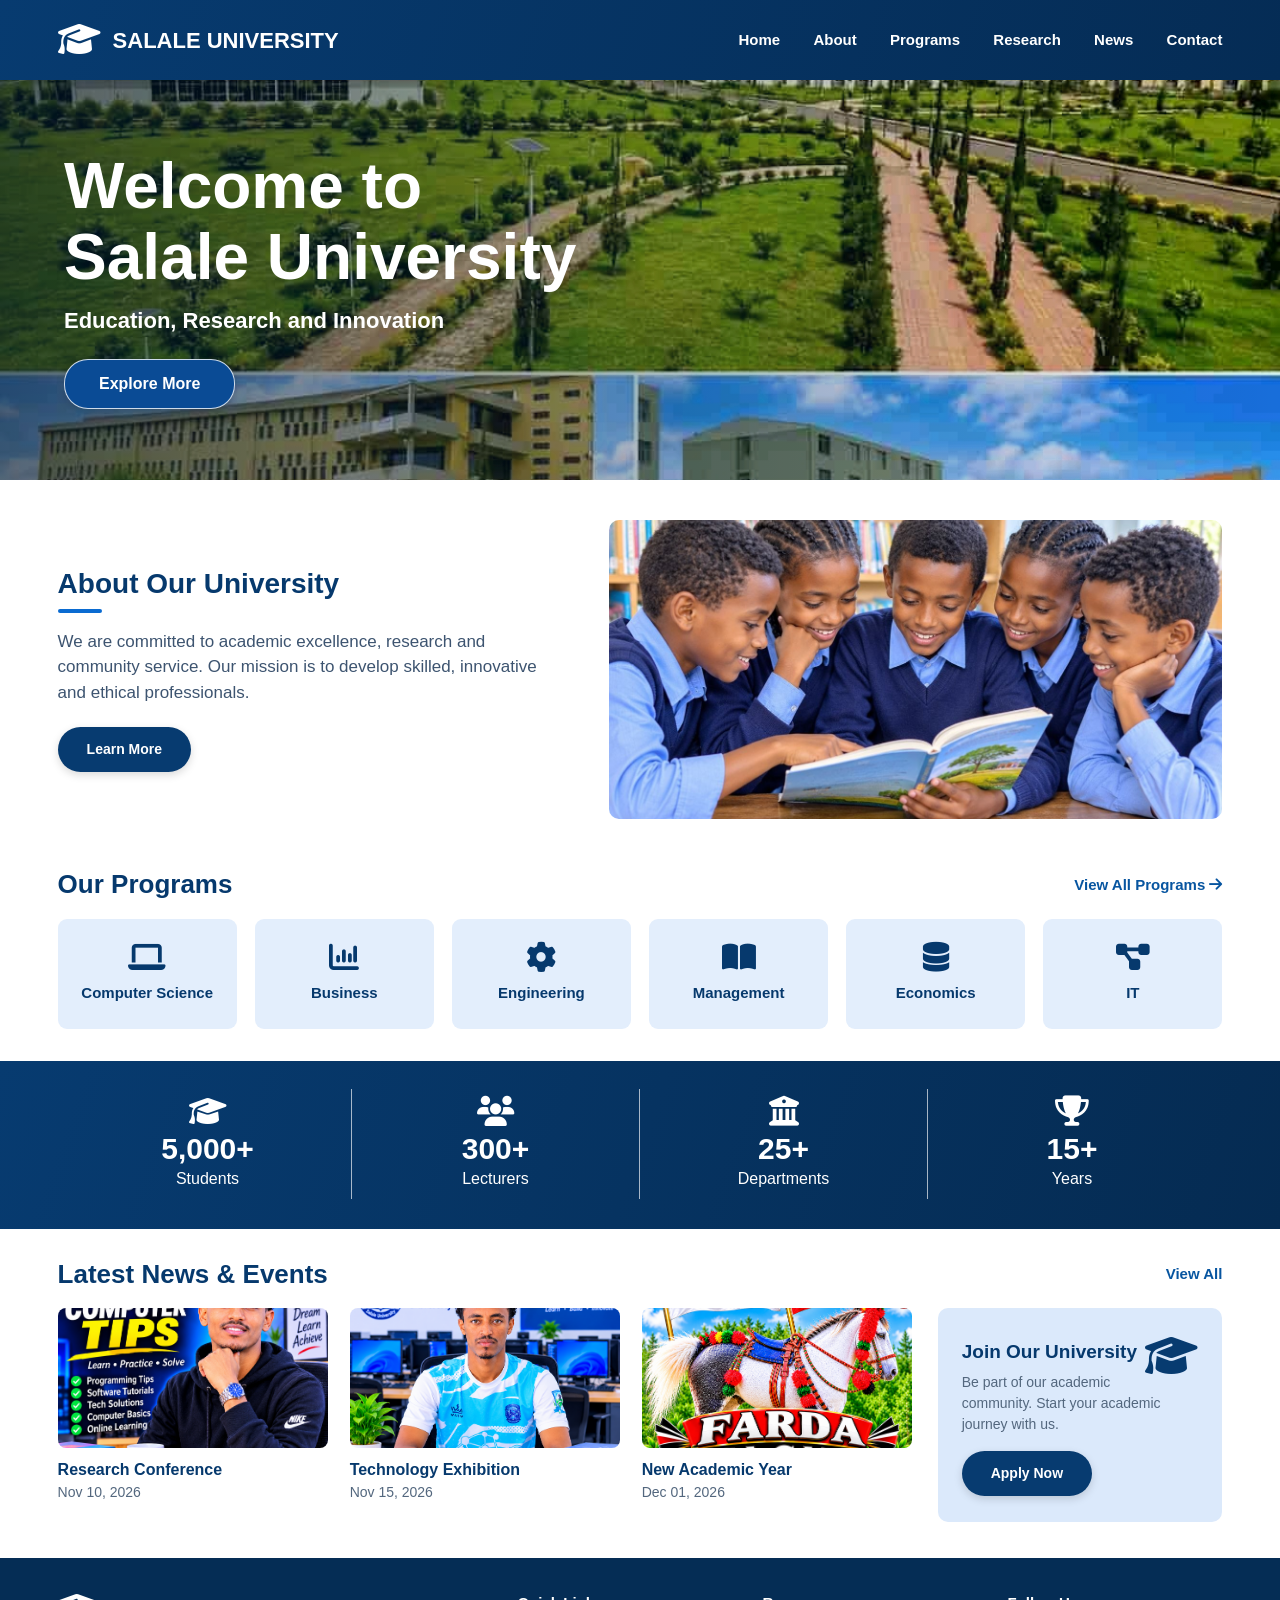
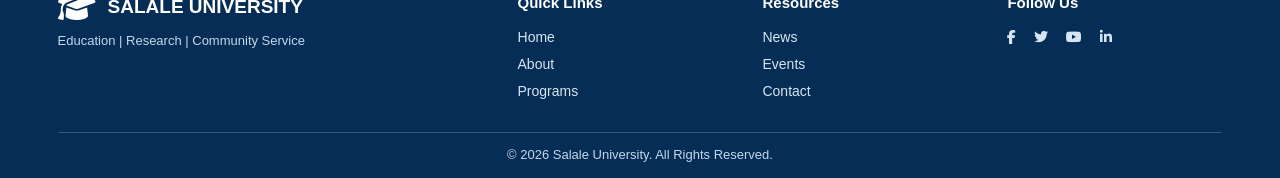
<file: index.html>
<!DOCTYPE html>
<html lang="en">
<head>
    <meta charset="UTF-8">
    <meta http-equiv="refresh" content="0; url=CSS/IMAGE/FRONT-END/gada.html">
    <title>Salale University</title>
</head>
<body>
    <a href="CSS/IMAGE/FRONT-END/gada.html">Click here if you are not redirected</a>
</body>
</html>
</file>
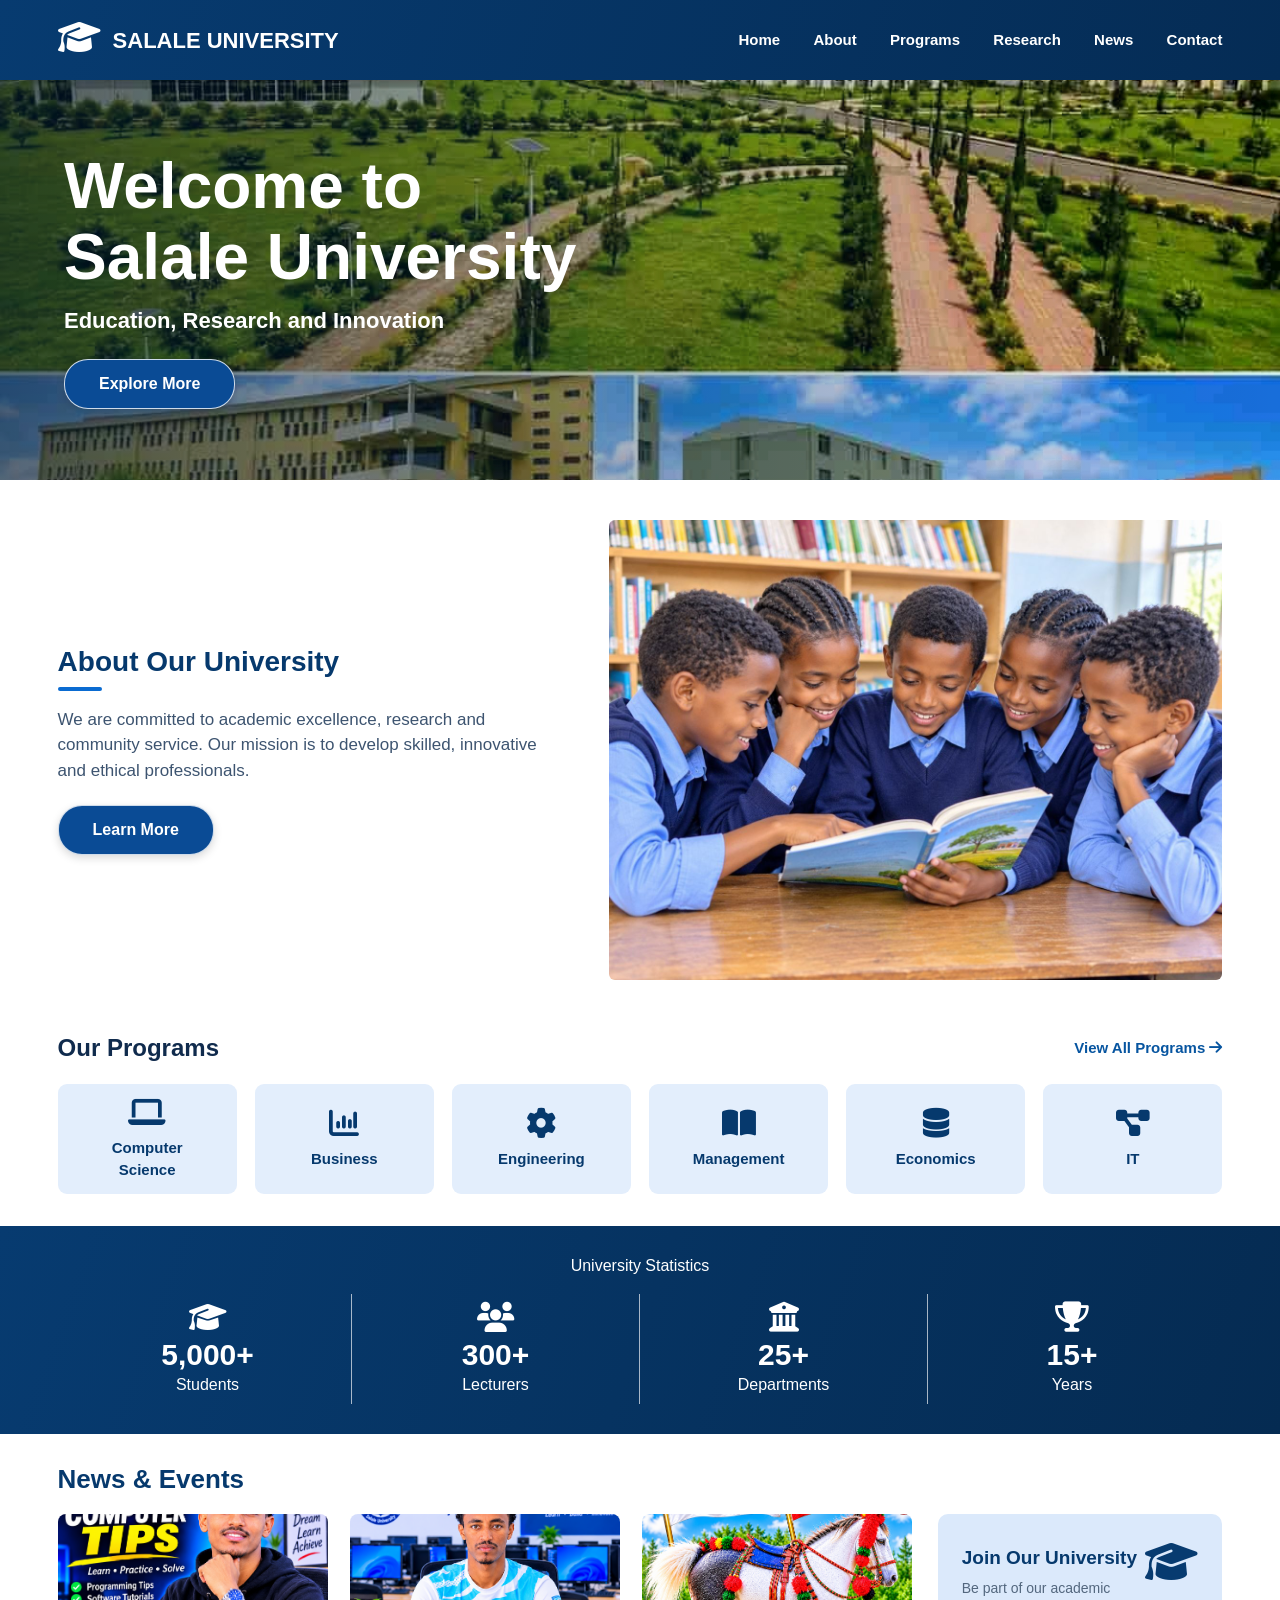
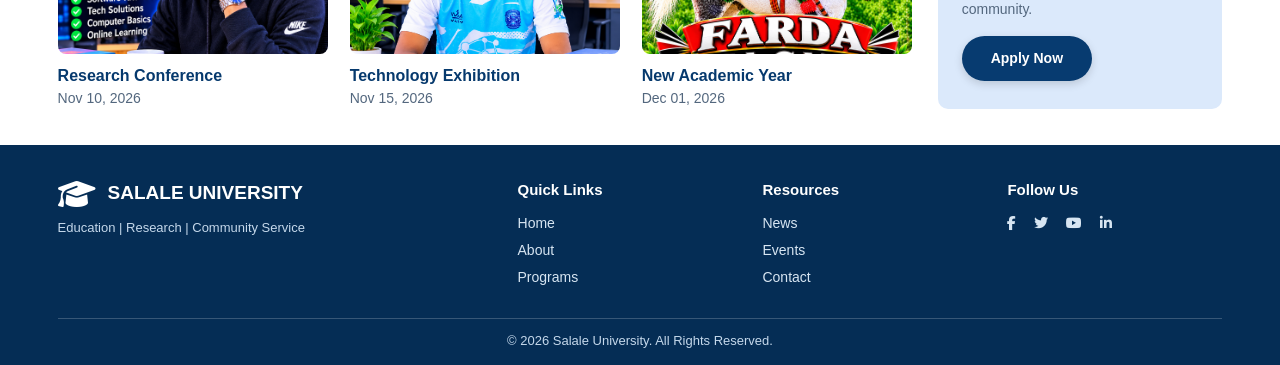
<file: CSS/IMAGE/FRONT-END/end.html>
<!DOCTYPE html>
<html lang="en">
<head>
    <meta charset="UTF-8">
    <meta name="viewport" content="width=device-width, initial-scale=1.0">
    <meta name="description" content="Salale University - Education, Research and Innovation">
    <title>Salale University</title>
    <link rel="stylesheet" href="../../end.css">
    <link rel="stylesheet" href="https://cdnjs.cloudflare.com/ajax/libs/font-awesome/6.7.2/css/all.min.css">
</head>
<body>
    <!-- HEADER common-->
    <header class="site-header">
        <a class="brand" href="#">
            <div><i class="fa-solid fa-graduation-cap"></i></div>
            <span>Salale University</span>
        </a>
        <!-- mobile menu button (checkbox hack, no JavaScript) -->
        <input type="checkbox" id="nav-toggle" class="nav-toggle">
        <label for="nav-toggle" >
           <div class="minu"><i class="fa-solid fa-bars"></i>
              <i class="fa-solid fa-xmark"></i>
        </div> 
        </label>
        <nav class="main-nav">
            <a href="#">Home</a>
            <a href="#about">About</a>
            <a href="#programs">Programs</a>
            <a href="#" class="">Research</a>
            <a href="#news">News</a>
            <a href="#contact">Contact</a>
        </nav>
    </header>
    <main>
        <!-- HERO -->
        <section class="hero" id="research">
            <div class="hero-shade"></div>
            <div class="hero-content">
                <h1>Welcome to<br>Salale University</h1>
                <p class="eyebrow">Education, Research and Innovation</p>
                <a href="#about" class="button">Explore More</a>
            </div>
            <div class="slider-dots">
                <span class="active"></span><span></span><span></span>
            </div>
        </section>
        <!-- ABOUT: v-desktop / v-tablet / v-mobile = text shown only on that device -->
        <section class="section about-section" id="about">
            <div class="about-copy">
                <h2>
                    <span class="v-desktop">About Our University</span>
                    <span class="v-tablet v-mobile">About Us</span>
                </h2>
                <p>
                    <span class="v-desktop">
                        We are committed to academic excellence,
                        research and community service.
            Our mission is to develop skilled,
                        innovative and ethical professionals.
                    </span>
                    <span class="v-tablet">
                        We are committed to providing quality
                        education, research and community service.
                    </span>
                    <span class="v-mobile">
                        We are committed to <br>providing quality <br>
                        education for a better <br> future.
                    </span>
                </p>
                <a href="#" class="button  about-button">Learn More</a>
            </div>
            <!-- one photo per device -->
            <img class="img-desktop" src="../../ijo.jpg"
                alt="Salale University students studying together">
            <img class="img-tablet" src="../sluu.jpg" alt="Salale University campus building">
            <img class="img-mobile" src="../../dark.jpg" alt="Salale University campus">
        </section>
        <!-- PROGRAMS -->
        <section class="programs-section" id="programs">
            <div class="section-heading">
                <h2>Our Programs</h2>
                <a href="#" class="text-link v-desktop">View All Programs <i class="fa-solid fa-arrow-right"></i></a>
            </div>
            <div class="program-grid">
                <a href="#" class="program-card"><i class="fa-solid fa-laptop"></i><span>Computer<br>Science</span></a>
                <a href="#" class="program-card"><i class="fa-solid fa-chart-column"></i><span>Business</span></a>
                <a href="#" class="program-card"><i class="fa-solid fa-gear"></i><span>Engineering</span></a>
                <a href="#" class="program-card"><i class="fa-solid fa-book-open"></i><span>Management</span></a>
                <a href="#" class="program-card"><i class="fa-solid fa-database"></i><span>Economics</span></a>
                <a href="#" class="program-card"><i class="fa-solid fa-diagram-project"></i><span>IT</span></a>
            </div>
        </section>
        <!-- STATISTICS -->
        <section class="statistics">
            <p class="melba">University Statistics</p> <!-- desktop heading -->
            <h2> <!-- tablet / mobile heading -->
                <div class="gad"> <span class="v-tablet">University Statistics</span></div>
                <span class="v-mobile">Statistics</span>
            </h2>
            <div class="statistics-grid">
                <div class="stat"><i class="fa-solid fa-graduation-cap"></i><strong>5,000+</strong><span>Students</span>
                </div>
                <div class="stat"><i class="fa-solid fa-users"></i><strong>300+</strong><span>Lecturers</span></div>
                <div class="stat"><i
                        class="fa-solid fa-building-columns"></i><strong>25+</strong><span>Departments</span></div>
                <div class="stat"><i class="fa-solid fa-trophy"></i><strong>15+</strong><span>Years</span></div>
            </div>
        </section>
        <!-- NEWS -->
        <section class="section news-section" id="news">
            <div class="section-heading">
                <h2>
                    <span class="v-desktop">News &amp; Events</span>
                    <span class="v-tablet">Latest News &amp; Events</span>
                    <span class="v-mobile"><i class="fa-solid fa-bullhorn"></i> Latest News</span>
                </h2>
                <a href="#" class="text-link v-tablet">View All <i class="fa-solid fa-arrow-right"></i></a>
            </div>
            <div class="news-layout">
                <!-- desktop: 3 cards -->
                <div class="news-grid news-grid-desktop">
                    <article class="news-card">
                        <img src="../FRONT-END/Computer Tips_ Learn, Practice, Solve (1).png" alt="Research Conference">
                        <div>
                            <h3>Research Conference</h3>
                            <p>Nov 10, 2026</p>
                        </div>
                    </article>
                    <article class="news-card">
                        <img src="../FRONT-END/Salale University Computer Science Portrait.png"
                            alt="Technology Exhibition">
                        <div>
                            <h3>Technology Exhibition</h3>
                            <p>Nov 15, 2026</p>
                        </div>
                    </article>
                    <article class="news-card">
                        <img src="../Farda Abba Gadaa Celebration (1).png" alt="New Academic Year">
                        <div>
                            <h3>New Academic Year</h3>
                            <p>Dec 01, 2026</p>
                        </div>
                    </article>
                </div>

                <!-- tablet: 2 cards -->
                <div class="news-grid news-grid-tablet">
                    <article class="news-card">
                        <img src="../FRONT-END/farda ag.jpg" alt="Research Conference">
                        <div>
                            <h3>Research Conference</h3>
                            <p>Nov 10, 2026</p>
                        </div>
                    </article>
                    <article class="news-card">
                        <img src="../student.jpg" alt="Student Innovation Fair">
                        <div>
                            <h3>Student Innovation Fair</h3>
                            <p>Nov 15, 2026</p>
                        </div>
                    </article>
                </div>

                <!-- mobile: 1 card -->
                <div class="news-grid news-grid-mobile">
                    <article class="news-card">
                        <img src="../Computer Tips_ Learn, Practice, Solve.png" alt="Research Conference">
                        <div>
                            <h3>Research Conference</h3>
                            <p>Nov 10, 2026</p>
                            <a href="#" class="read-more">Read More <i class="fa-solid fa-arrow-right"></i></a>
                        </div>
                    </article>
                </div>

                <!-- join card (not shown on mobile) -->
                <aside class="join-card">
                    <div class="desk"><i class="fa-solid fa-graduation-cap join-icon"></i></div>
                    <div class="tab"><i class="fa-solid fa-users"></i></div>
                    <div class="join-text">
                        <h3> Join Our University</h3>
                        <p>
                            <span class="v-desktop">Be part of our academic community.</span>
                            <span class="v-tablet">Start your academic journey with us.</span>
                        </p>
                    </div>
                    <div><a href="#" class="button button-small">Apply Now</a></div>
                </aside>
            </div>
        </section>
    </main>
    <!-- FOOTER -->
    <footer class="site-footer" id="contact">
        <div class="footer-brand">
            <a class="brand" href="#"><i class="fa-solid fa-graduation-cap"></i><span>Salale University</span></a>
            <p>Education | Research | Community Service</p>
        </div>
        <!-- tablet links -->
        <nav class="footer-inline">
            <a href="#">Home</a>
            <a href="#about">About</a>
            <a href="#programs">Programs</a>
            <a href="#news">News</a>
            <a href="#contact">Contact</a>
        </nav>
        <!-- desktop columns -->
        <div class="footer-column">
            <h3>Quick Links</h3>
            <a href="#">Home</a>
            <a href="#about">About</a>
            <a href="#programs">Programs</a>
        </div>
        <div class="footer-column">
            <h3>Resources</h3>
            <a href="#news">News</a>
            <a href="#news">Events</a>
            <a href="#contact">Contact</a>
        </div>
        <div class="footer-column">
            <h3>Follow Us</h3>
            <div class="footer-social">
                <a href="#" aria-label="Facebook"><i class="fa-brands fa-facebook-f"></i></a>
                <a href="#" aria-label="Twitter"><i class="fa-brands fa-twitter"></i></a>
                <a href="#" aria-label="YouTube"><i class="fa-brands fa-youtube"></i></a>
                <a href="#" aria-label="LinkedIn"><i class="fa-brands fa-linkedin-in"></i></a>
            </div>
        </div>
        <!-- mobile contact -->
        <a href="#" class="footer-contact"><i class="fa-solid fa-envelope"></i> Contact Us</a>
        <p class="copyright">
            <span class="v-desktop">© 2026 Salale University. All Rights Reserved.</span>
            <span class="v-tablet v-mobile">© 2026 Salale University</span>
        </p>
    </footer>
</body>
</html>
</file>
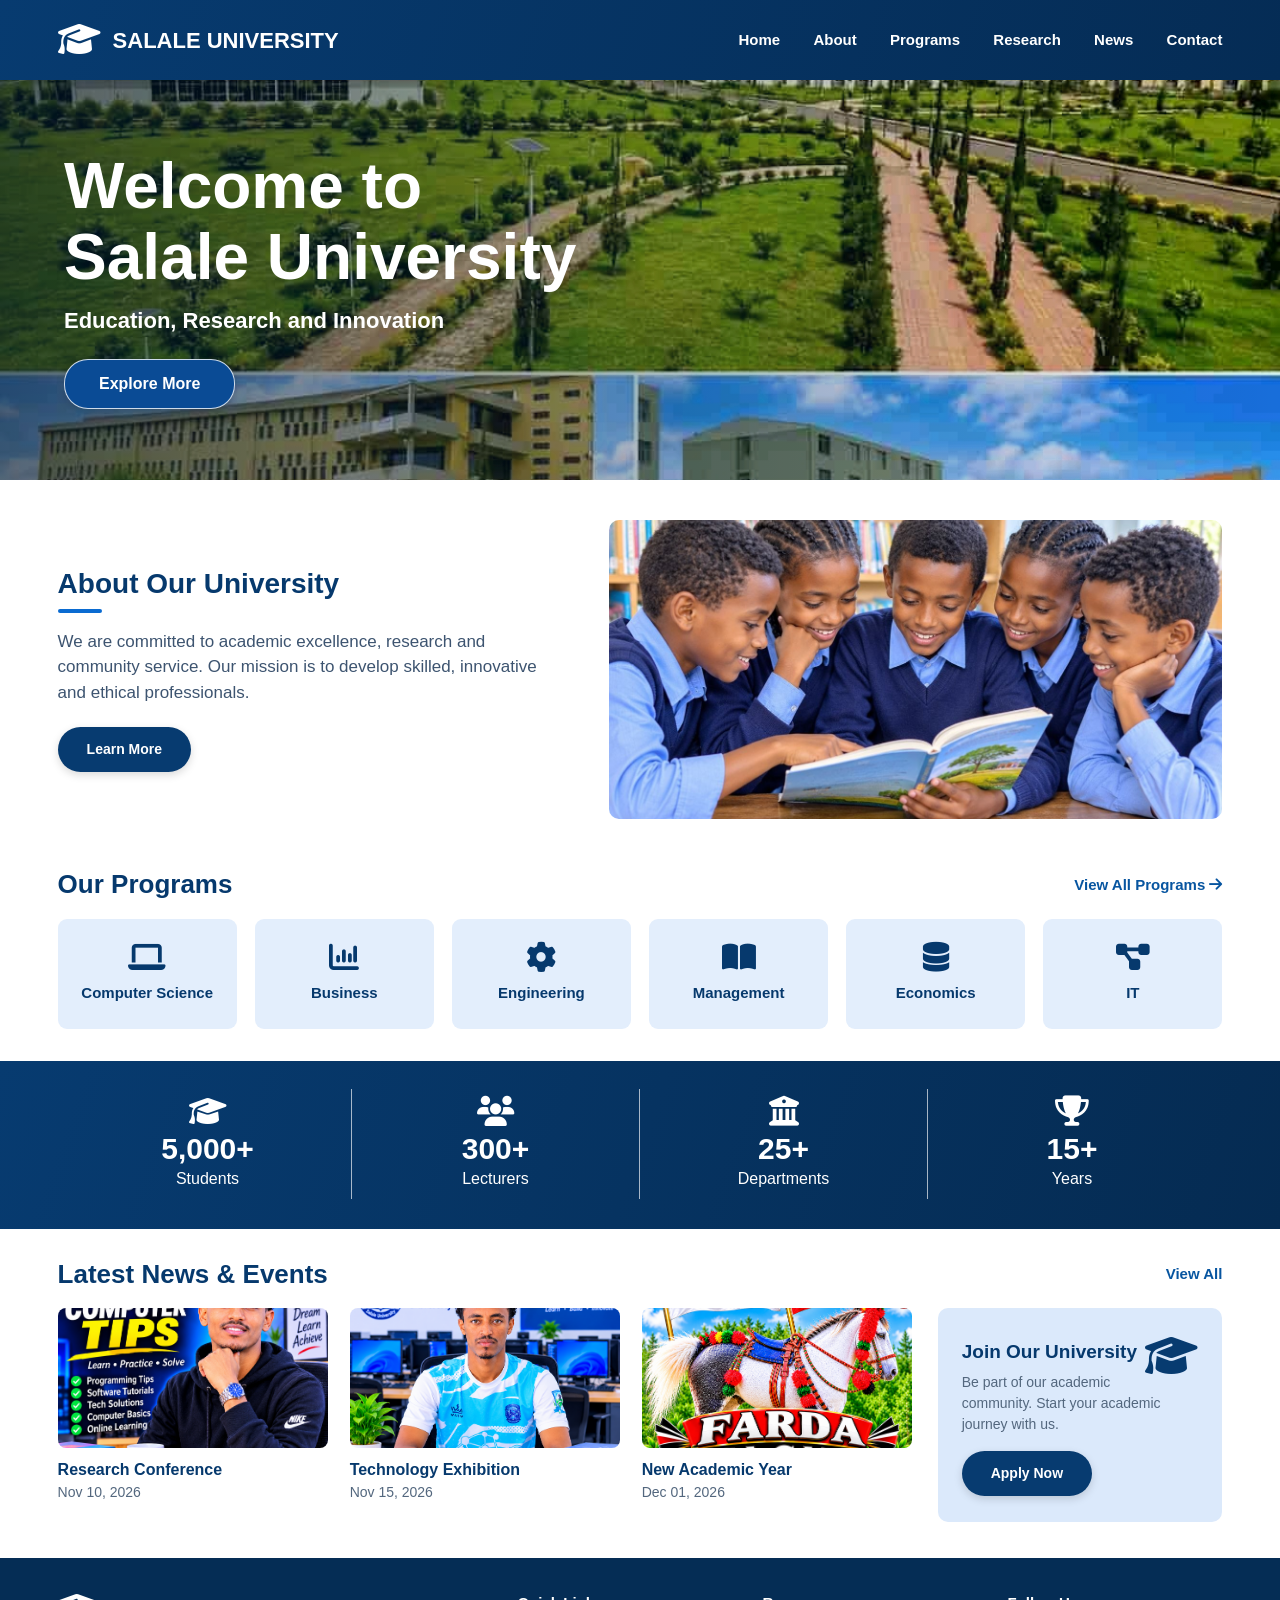
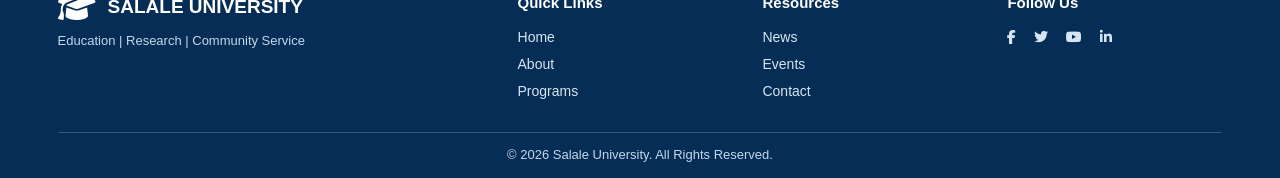
<file: CSS/IMAGE/FRONT-END/gada.html>
<!DOCTYPE html>
<html lang="en">

<head>
    <meta charset="UTF-8">
    <meta name="viewport" content="width=device-width, initial-scale=1.0">

    <meta name="description" content="Salale University - Education, Research and Innovation">

    <title>Salale University</title>

    <link rel="stylesheet" href="../../end.css">

    <link rel="stylesheet"
        href="https://cdnjs.cloudflare.com/ajax/libs/font-awesome/6.7.2/css/all.min.css">
</head>

<body>

    <!-- HEADER -->
    <header class="site-header">

        <a class="brand" href="#">
            <i class="fa-solid fa-graduation-cap"></i>
            <span>Salale University</span>
        </a>

        <input type="checkbox" id="nav-toggle" class="nav-toggle">

        <label for="nav-toggle" class="nav-toggle-label">
            <span></span>
            <span></span>
            <span></span>
        </label>

        <nav class="main-nav">
            <a href="#">Home</a>
            <a href="#about">About</a>
            <a href="#programs">Programs</a>
            <a href="#research">Research</a>
            <a href="#news">News</a>
            <a href="#contact">Contact</a>
        </nav>

    </header>


    <main>

        <!-- HERO -->
        <section class="hero" id="research">

            <div class="hero-shade"></div>

            <div class="hero-content">

                <h1>Welcome to<br>Salale University</h1>

                <p class="eyebrow">
                    Education, Research and Innovation
                </p>

                <a href="#about" class="button">
                    Explore More
                </a>

            </div>

        </section>


        <!-- ABOUT -->
        <section class="section about-section" id="about">

            <div class="about-copy">

                <h2>About Our University</h2>

                <p>
                    We are committed to academic excellence,
                    research and community service.
                    Our mission is to develop skilled,
                    innovative and ethical professionals.
                </p>

                <a href="#" class="button button-small">
                    Learn More
                </a>

            </div>

            <img class="about-picture"
                src="../../ijo.jpg"
                alt="Salale University students studying together">

        </section>


        <!-- PROGRAMS -->
        <section class="section programs-section" id="programs">

            <div class="section-heading">
                <h2>Our Programs</h2>

                <a href="#" class="text-link">
                    View All Programs
                    <i class="fa-solid fa-arrow-right"></i>
                </a>
            </div>

            <div class="program-grid">

                <a href="#" class="program-card">
                    <i class="fa-solid fa-laptop"></i>
                    <span>Computer Science</span>
                </a>

                <a href="#" class="program-card">
                    <i class="fa-solid fa-chart-column"></i>
                    <span>Business</span>
                </a>

                <a href="#" class="program-card">
                    <i class="fa-solid fa-gear"></i>
                    <span>Engineering</span>
                </a>

                <a href="#" class="program-card">
                    <i class="fa-solid fa-book-open"></i>
                    <span>Management</span>
                </a>

                <a href="#" class="program-card">
                    <i class="fa-solid fa-database"></i>
                    <span>Economics</span>
                </a>

                <a href="#" class="program-card">
                    <i class="fa-solid fa-diagram-project"></i>
                    <span>IT</span>
                </a>

            </div>

        </section>


        <!-- STATISTICS -->
        <section class="statistics">

            <h2>University Statistics</h2>

            <div class="statistics-grid">

                <div class="stat">
                    <i class="fa-solid fa-graduation-cap"></i>
                    <strong>5,000+</strong>
                    <span>Students</span>
                </div>

                <div class="stat">
                    <i class="fa-solid fa-users"></i>
                    <strong>300+</strong>
                    <span>Lecturers</span>
                </div>

                <div class="stat">
                    <i class="fa-solid fa-building-columns"></i>
                    <strong>25+</strong>
                    <span>Departments</span>
                </div>

                <div class="stat">
                    <i class="fa-solid fa-trophy"></i>
                    <strong>15+</strong>
                    <span>Years</span>
                </div>

            </div>

        </section>


        <!-- NEWS -->
        <section class="section news-section" id="news">

            <div class="section-heading">
                <h2>Latest News & Events</h2>

                <a href="#" class="text-link">
                    View All
                </a>
            </div>

            <div class="news-layout">

                <div class="news-grid">

                    <article class="news-card">

                        <img src="../FRONT-END/Computer Tips_ Learn, Practice, Solve (1).png"
                            alt="Research Conference">

                        <div>
                            <h3>Research Conference</h3>
                            <p>Nov 10, 2026</p>
                        </div>

                    </article>


                    <article class="news-card">

                        <img src="../FRONT-END/Salale University Computer Science Portrait.png"
                            alt="Technology Exhibition">

                        <div>
                            <h3>Technology Exhibition</h3>
                            <p>Nov 15, 2026</p>
                        </div>

                    </article>


                    <article class="news-card">

                        <img src="../Farda Abba Gadaa Celebration (1).png"
                            alt="New Academic Year">

                        <div>
                            <h3>New Academic Year</h3>
                            <p>Dec 01, 2026</p>
                        </div>

                    </article>

                </div>


                <!-- JOIN CARD -->
                <aside class="join-card">

                    <i class="fa-solid fa-graduation-cap join-icon"></i>

                    <h3>Join Our University</h3>

                    <p>
                        Be part of our academic community.
                        Start your academic journey with us.
                    </p>

                    <a href="#" class="button button-small">
                        Apply Now
                    </a>

                </aside>

            </div>

        </section>

    </main>


    <!-- FOOTER -->
    <footer class="site-footer" id="contact">

        <div class="footer-brand">

            <a class="brand" href="#">
                <i class="fa-solid fa-graduation-cap"></i>
                <span>Salale University</span>
            </a>

            <p>
                Education | Research | Community Service
            </p>

        </div>


        <div class="footer-column">

            <h3>Quick Links</h3>

            <a href="#">Home</a>
            <a href="#about">About</a>
            <a href="#programs">Programs</a>

        </div>


        <div class="footer-column">

            <h3>Resources</h3>

            <a href="#news">News</a>
            <a href="#news">Events</a>
            <a href="#contact">Contact</a>

        </div>


        <div class="footer-column">

            <h3>Follow Us</h3>

            <div class="footer-social">

                <a href="#" aria-label="Facebook">
                    <i class="fa-brands fa-facebook-f"></i>
                </a>

                <a href="#" aria-label="Twitter">
                    <i class="fa-brands fa-twitter"></i>
                </a>

                <a href="#" aria-label="YouTube">
                    <i class="fa-brands fa-youtube"></i>
                </a>

                <a href="#" aria-label="LinkedIn">
                    <i class="fa-brands fa-linkedin-in"></i>
                </a>

            </div>

        </div>


        <p class="copyright">
            © 2026 Salale University. All Rights Reserved.
        </p>

    </footer>

</body>
</html>
</file>
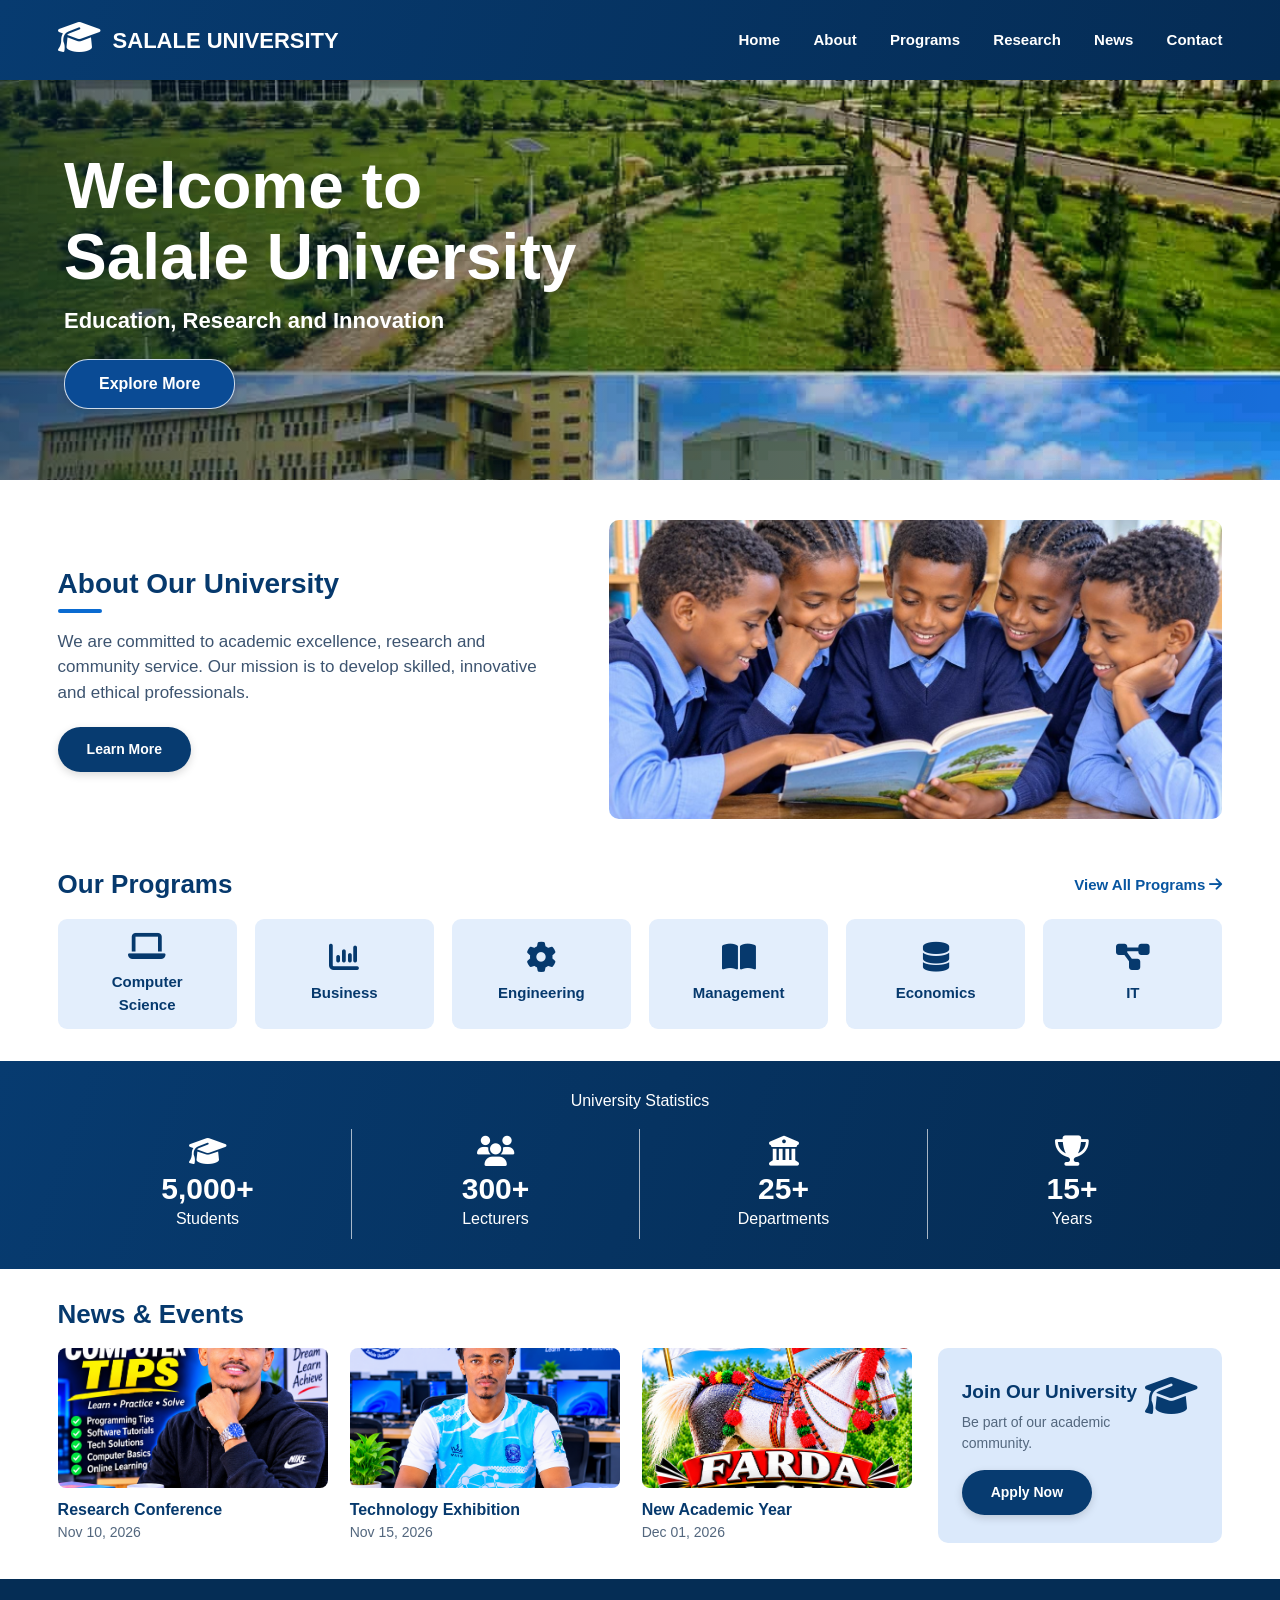
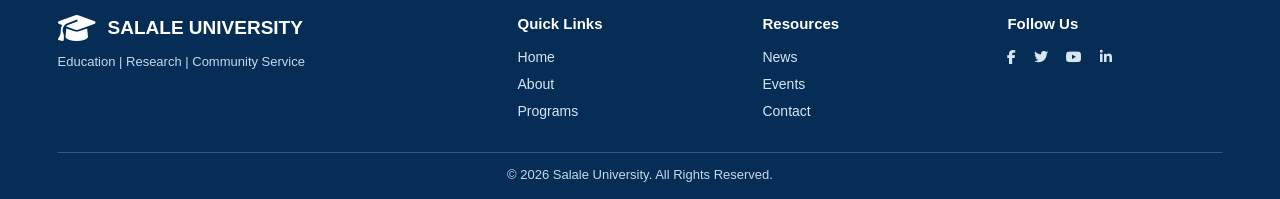
<file: CSS/IMAGE/FRONT-END/SLU.html>
<!DOCTYPE html>
<html lang="en">

<head>
    <meta charset="UTF-8">
    <meta name="viewport" content="width=device-width, initial-scale=1.0">
    <meta name="description" content="Salale University - Education, Research and Innovation">
    <title>Salale University</title>

    <link rel="stylesheet" href="../../style.css">
    <link rel="stylesheet" href="https://cdnjs.cloudflare.com/ajax/libs/font-awesome/6.7.2/css/all.min.css">
</head>

<body>

    <!-- HEADER -->
    <header class="site-header">

        <a class="brand" href="#">
            <div><i class="fa-solid fa-graduation-cap"></i></div>
            <span>Salale University</span>
        </a>

        <!-- Mobile menu button (works with CSS only) -->
        <input type="checkbox" id="nav-toggle" class="nav-toggle">
        <label for="nav-toggle" class="nav-toggle-label" aria-label="Toggle menu">
            <span></span>
            <span></span>
            <span></span>
        </label>

        <nav class="main-nav">
            <a href="#">Home</a>
            <a href="#about">About</a>
            <a href="#programs">Programs</a>
            <a href="#research">Research</a>
            <a href="#news">News</a>
            <a href="#contact">Contact</a>
        </nav>

    </header>

    <main>

        <!-- HERO -->
        <section class="hero" id="research">
            <div class="hero-shade"></div>

            <div class="hero-content">
                <h1>Welcome to<br>Salale University</h1>
                <p class="eyebrow">Education, Research and Innovation</p>
                <a href="#about" class="button">Explore More</a>
            </div>

            <div class="slider-dots">
                <span class="active"></span>
                <span></span>
                <span></span>
            </div>
        </section>

        <!-- ABOUT -->
        <section class="section about-section" id="about">

            <div class="about-copy">
                <h2>
                    <span class="v-desktop">About Our University</span>
                    <span class="v-tablet v-mobile">About Us</span>
                </h2>

                <p>
                    <span class="v-desktop">
                        We are committed to academic excellence,
                        research and community service.
                        Our mission is to develop skilled,
                        innovative and ethical professionals.
                    </span>
                    <span class="v-tablet">
                        We are committed to providing quality
                        education, research and community service.
                    </span>
                    <span class="v-mobile">
                        We are committed to <br>providing quality <br>
                        education for a better <br> future.
                    </span>
                </p>

                <a href="#" class="button button-small about-button">Learn More</a>
            </div>

            <!-- One photo per device -->
            <img class="about-picture img-desktop" src="../../ijo.jpg"
                alt="Salale University students studying together">
            <img class="about-picture img-tablet" src="../sluu.jpg" alt="Salale University campus building">
            <img class="about-picture img-mobile" src="../../dark.jpg" alt="Salale University campus">

        </section>

        <!-- PROGRAMS -->
        <section class="section programs-section" id="programs">

            <div class="section-heading">
                <h2>Our Programs</h2>
                <a href="#" class="text-link v-desktop">
                    View All Programs <i class="fa-solid fa-arrow-right"></i>
                </a>
            </div>

            <div class="program-grid">
                <a href="#" class="program-card"><i class="fa-solid fa-laptop"></i><span>Computer<br>Science</span></a>
                <a href="#" class="program-card"><i class="fa-solid fa-chart-column"></i><span>Business</span></a>
                <a href="#" class="program-card"><i class="fa-solid fa-gear"></i><span>Engineering</span></a>
                <a href="#" class="program-card"><i class="fa-solid fa-book-open"></i><span>Management</span></a>
                <a href="#" class="program-card"><i class="fa-solid fa-database"></i><span>Economics</span></a>
                <a href="#" class="program-card"><i class="fa-solid fa-diagram-project"></i><span>IT</span></a>
            </div>

        </section>

        <!-- STATISTICS -->
        <section class="statistics">

            <!-- Desktop heading -->
            <p class="melba">University Statistics</p>

            <!-- Tablet / mobile heading -->
            <h2>
                <span class="v-tablet">University Statistics</span>
                <span class="v-mobile">Statistics</span>
            </h2>

            <div class="statistics-grid">
                <div class="stat">
                    <i class="fa-solid fa-graduation-cap"></i>
                    <strong>5,000+</strong>
                    <span>Students</span>
                </div>
                <div class="stat">
                    <i class="fa-solid fa-users"></i>
                    <strong>300+</strong>
                    <span>Lecturers</span>
                </div>
                <div class="stat">
                    <i class="fa-solid fa-building-columns"></i>
                    <strong>25+</strong>
                    <span>Departments</span>
                </div>
                <div class="stat">
                    <i class="fa-solid fa-trophy"></i>
                    <strong>15+</strong>
                    <span>Years</span>
                </div>
            </div>

        </section>

        <!-- NEWS AND EVENTS -->
        <section class="section news-section" id="news">

            <div class="section-heading">
                <h2>
                    <span class="v-desktop">News &amp; Events</span>
                    <span class="v-tablet">Latest News &amp; Events</span>
                    <span class="v-mobile"><i class="fa-solid fa-bullhorn"></i> Latest News</span>
                </h2>

                <a href="#" class="text-link v-tablet">
                    View All <i class="fa-solid fa-arrow-right"></i>
                </a>
            </div>

            <div class="news-layout">

                <!-- Desktop: 3 news cards -->
                <div class="news-grid news-grid-desktop">
                    <article class="news-card">
                        <img src="../FRONT-END/Computer Tips_ Learn, Practice, Solve (1).png" alt="Research Conference">
                        <div>
                            <h3>Research Conference</h3>
                            <p>Nov 10, 2026</p>
                        </div>
                    </article>

                    <article class="news-card">
                        <img src="../FRONT-END/Salale University Computer Science Portrait.png"
                            alt="Technology Exhibition">
                        <div>
                            <h3>Technology Exhibition</h3>
                            <p>Nov 15, 2026</p>
                        </div>
                    </article>

                    <article class="news-card">
                        <img src="../Farda Abba Gadaa Celebration (1).png" alt="New Academic Year">
                        <div>
                            <h3>New Academic Year</h3>
                            <p>Dec 01, 2026</p>
                        </div>
                    </article>
                </div>

                <!-- Tablet: 2 news cards -->
                <div class="news-grid news-grid-tablet">
                    <article class="news-card">
                        <img src="../FRONT-END/farda ag.jpg" alt="Research Conference">
                        <div>
                            <h3>Research Conference</h3>
                            <p>Nov 10, 2026</p>
                        </div>
                    </article>

                    <article class="news-card">
                        <img src="../student.jpg" alt="Student Innovation Fair">
                        <div>
                            <h3>Student Innovation Fair</h3>
                            <p>Nov 15, 2026</p>
                        </div>
                    </article>
                </div>

                <!-- Mobile: 1 news card -->
                <div class="news-grid news-grid-mobile">
                    <article class="news-card">
                        <img src="../Computer Tips_ Learn, Practice, Solve.png" alt="Research Conference">
                        <div>
                            <h3>Research Conference</h3>
                            <p>Nov 10, 2026</p>
                            <a href="#" class="read-more">Read More <i class="fa-solid fa-arrow-right"></i></a>
                        </div>
                    </article>
                </div>

                <!-- JOIN -->
                <aside class="join-card">
                    <i class="fa-solid fa-graduation-cap join-icon"></i>

                    <div class="join-text">
                        <h3>Join Our University</h3>
                        <p>
                            <span class="v-desktop">Be part of our academic community.</span>
                            <span class="v-tablet">Start your academic journey with us.</span>
                        </p>
                    </div>

                    <div>
                        <a href="#" class="button button-small">Apply Now</a>
                    </div>
                </aside>

            </div>

        </section>

    </main>

    <!-- FOOTER -->
    <footer class="site-footer" id="contact">

        <div class="footer-brand">
            <a class="brand" href="#">
                <i class="fa-solid fa-graduation-cap"></i>
                <span>Salale University</span>
            </a>
            <p>Education | Research | Community Service</p>
        </div>

        <!-- Tablet links -->
        <nav class="footer-inline">
            <a href="#">Home</a>
            <a href="#about">About</a>
            <a href="#programs">Programs</a>
            <a href="#news">News</a>
            <a href="#contact">Contact</a>
        </nav>

        <!-- Desktop columns -->
        <div class="footer-column">
            <h3>Quick Links</h3>
            <a href="#">Home</a>
            <a href="#about">About</a>
            <a href="#programs">Programs</a>
        </div>

        <div class="footer-column">
            <h3>Resources</h3>
            <a href="#news">News</a>
            <a href="#news">Events</a>
            <a href="#contact">Contact</a>
        </div>

        <div class="footer-column">
            <h3>Follow Us</h3>
            <div class="footer-social">
                <a href="#" aria-label="Facebook"><i class="fa-brands fa-facebook-f"></i></a>
                <a href="#" aria-label="Twitter"><i class="fa-brands fa-twitter"></i></a>
                <a href="#" aria-label="YouTube"><i class="fa-brands fa-youtube"></i></a>
                <a href="#" aria-label="LinkedIn"><i class="fa-brands fa-linkedin-in"></i></a>
            </div>
        </div>

        <!-- Mobile contact -->
        <a href="#" class="footer-contact">
            <i class="fa-solid fa-envelope"></i> Contact Us
        </a>

        <p class="copyright">
            <span class="v-desktop">© 2026 Salale University. All Rights Reserved.</span>
            <span class="v-tablet v-mobile">© 2026 Salale University</span>
        </p>

    </footer>

</body>

</html>
</file>
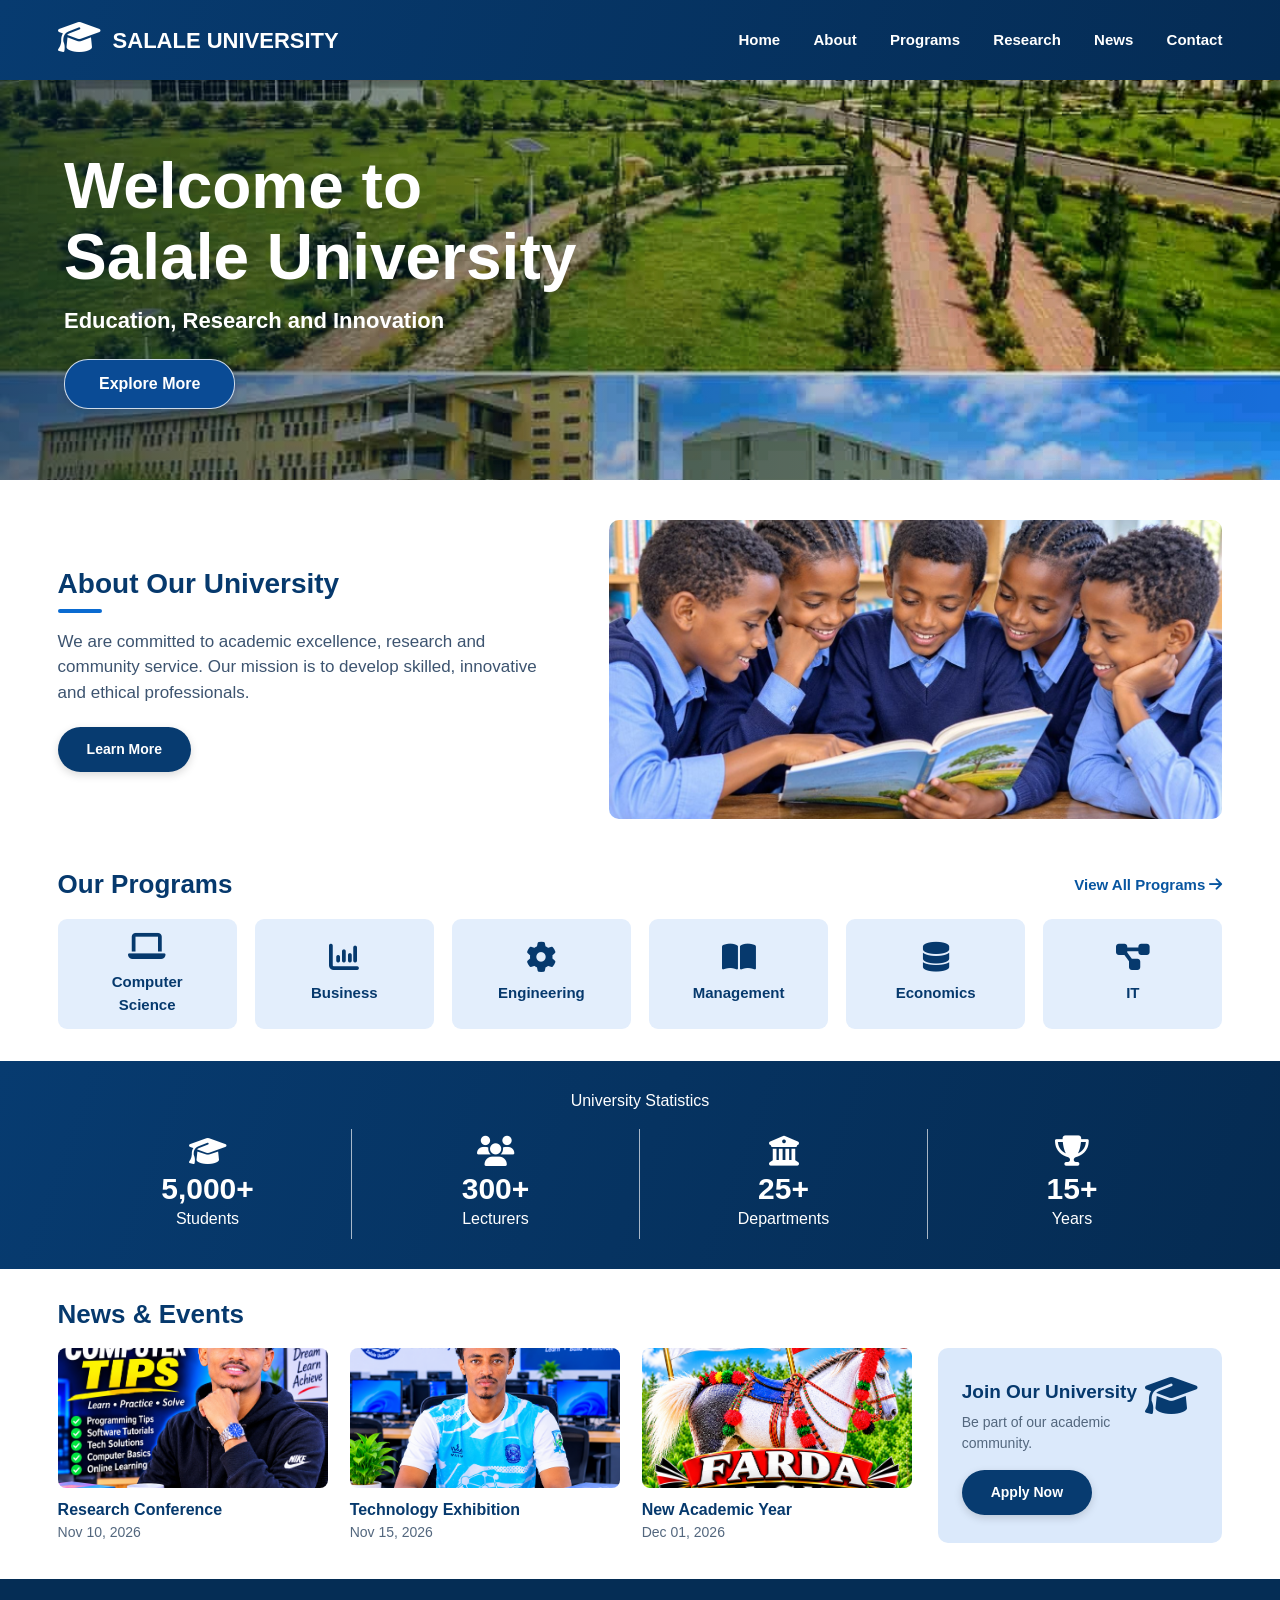
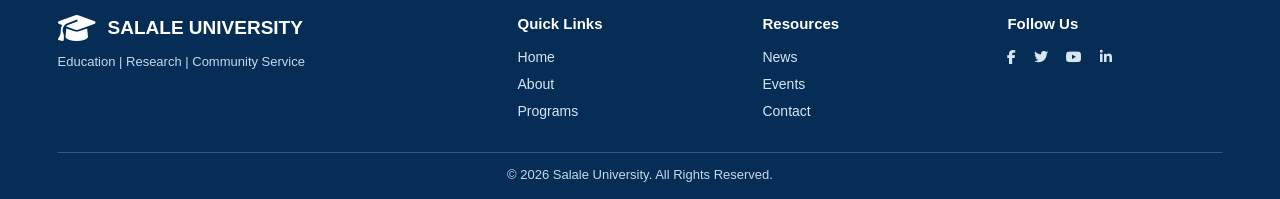
<file: CSS/IMAGE/FRONT-END/uu.html>
<!DOCTYPE html>
<html lang="en">

<head>
    <meta charset="UTF-8">
    <meta name="viewport" content="width=device-width, initial-scale=1.0">

    <meta name="description" content="Salale University - Education, Research and Innovation">

    <title>Salale University</title>
    <link rel="stylesheet" href="../../uu.css">

    <!-- FONT AWESOME -->
    <link rel="stylesheet" href="https://cdnjs.cloudflare.com/ajax/libs/font-awesome/6.7.2/css/all.min.css">

</head>

<body>

    <!-- =====================================
     HEADER
===================================== -->

    <header class="site-header">

        <a class="brand" href="#">
            <div class="gra"><i class="fa-solid fa-graduation-cap"></i></div>
            <span>Salale University</span>
        </a>

        <input type="checkbox" id="nav-toggle" class="nav-toggle">

        <label for="nav-toggle" class="nav-toggle-label" aria-label="Toggle menu">
            <span></span>
            <span></span>
            <span></span>
        </label>

        <nav class="main-nav">
            <a href="#">Home</a>
            <a href="#about">About</a>
            <a href="#programs">Programs</a>
            <a href="#research">Research</a>
            <a href="#news">News</a>
            <a href="#contact">Contact</a>
        </nav>

    </header>

    <!-- =====================================
     MAIN CONTENT
===================================== -->

    <main>

        <!-- HERO SECTION -->

        <section class="hero" id="research">

            <div class="hero-shade"></div>

            <div class="hero-content">

                <h1>
                    Welcome to<br>
                    Salale University
                </h1>

                <p class="eyebrow">
                    Education, Research and Innovation
                </p>

                <a href="#about" class="button">
                    Explore More
                </a>

            </div>

            <div class="slider-dots">
                <span class="active"></span>
                <span></span>
                <span></span>
            </div>

        </section>

        <!-- ABOUT SECTION -->

        <section class="section about-section" id="about">

            <div class="about-copy">

                <h2>
                    <span class="v-desktop">About Our University</span>
                    <span class="v-tablet v-mobile">About Us</span>
                </h2>

                <p>
                    <span class="v-desktop">
                        We are committed to academic excellence,
                        research and community service.
                        Our mission is to develop skilled,
                        innovative and ethical professionals.
                    </span>

                    <span class="v-tablet">
                        We are committed to providing quality
                        education, research and community service.
                    </span>

                    <span class="v-mobile">
                        We are committed to <br>providing quality <br>

                        education for a better <br> future.
                    </span>
                </p>

                <a href="#" class="button button-small about-button">
                    Learn More
                </a>

            </div>

            <!-- ABOUT IMAGES: one individual photo per device -->

            <!-- Desktop photo (students group) -->
            <img class="about-picture img-desktop" src="../../ijo.jpg"
                alt="Salale University students studying together">

            <!-- Tablet photo (campus building) -->
            <img class="about-picture img-tablet" src="../sluu.jpg" alt="Salale University campus building">

            <!-- Mobile photo (campus view) -->
            <img class="about-picture img-mobile" src="../../dark.jpg" alt="Salale University campus">

        </section>

        <!-- PROGRAMS SECTION -->

        <section class="section programs-section" id="programs">

            <div class="section-heading">

                <h2>Our Programs</h2>

                <a href="#" class="text-link v-desktop">
                    View All Programs
                    <i class="fa-solid fa-arrow-right"></i>
                </a>

            </div>

            <div class="program-grid">

                <a href="#" class="program-card">
                    <i class="fa-solid fa-laptop"></i>
                    <span>Computer<br>Science</span>
                </a>

                <a href="#" class="program-card">
                    <i class="fa-solid fa-chart-column"></i>
                    <span>Business</span>
                </a>

                <a href="#" class="program-card">
                    <i class="fa-solid fa-gear"></i>
                    <span>Engineering</span>
                </a>

                <a href="#" class="program-card">
                    <i class="fa-solid fa-book-open"></i>
                    <span>Management</span>
                </a>

                <a href="#" class="program-card">
                    <i class="fa-solid fa-database"></i>
                    <span>Economics</span>
                </a>

                <a href="#" class="program-card">
                    <i class="fa-solid fa-diagram-project"></i>
                    <span>IT</span>
                </a>

            </div>

        </section>

        <!-- STATISTICS SECTION -->

        <section class="statistics">
            <p class="melba"> University Statistics</p>
            <h2>
                <span class="v-desktop v-tablet">
                    University Statistics
                </span>

                <span class="v-mobile">
                    Statistics
                </span>
            </h2>

            <div class="statistics-grid">

                <div class="stat">
                    <i class="fa-solid fa-graduation-cap"></i>
                    <strong>5,000+</strong>
                    <span>Students</span>
                </div>

                <div class="stat">
                    <i class="fa-solid fa-users"></i>
                    <strong>300+</strong>
                    <span>Lecturers</span>
                </div>

                <div class="stat">
                    <i class="fa-solid fa-building-columns"></i>
                    <strong>25+</strong>
                    <span>Departments</span>
                </div>

                <div class="stat">
                    <i class="fa-solid fa-trophy"></i>
                    <strong>15+</strong>
                    <span>Years</span>
                </div>

            </div>

        </section>

        <!-- NEWS AND EVENTS -->

        <section class="section news-section" id="news">

            <div class="section-heading">

                <h2>
                    <span class="v-desktop">News &amp; Events</span>
                    <span class="v-tablet">Latest News &amp; Events</span>
                    <span class="v-mobile">
                        <i class="fa-solid fa-bullhorn"></i> Latest News
                    </span>
                </h2>

                <a href="#" class="text-link v-tablet">
                    View All
                    <i class="fa-solid fa-arrow-right"></i>
                </a>

            </div>

            <div class="news-layout">

                <!-- ===== DESKTOP NEWS: 3 individual photos ===== -->

                <div class="news-grid news-grid-desktop">

                    <article class="news-card">
                        <img src="../FRONT-END/Computer Tips_ Learn, Practice, Solve (1).png" alt="Research Conference">
                        <div>
                            <h3>Research Conference</h3>
                            <p>Nov 10, 2026</p>
                        </div>
                    </article>

                    <article class="news-card">
                        <img src="../FRONT-END/Salale University Computer Science Portrait.png"
                            alt="Technology Exhibition">
                        <div>
                            <h3>Technology Exhibition</h3>
                            <p>Nov 15, 2026</p>
                        </div>
                    </article>

                    <article class="news-card">
                        <img src="../Farda Abba Gadaa Celebration (1).png" alt="New Academic Year">
                        <div>
                            <h3>New Academic Year</h3>
                            <p>Dec 01, 2026</p>
                        </div>
                    </article>

                </div>

                <!-- ===== TABLET NEWS: 2 individual photos ===== -->

                <div class="news-grid news-grid-tablet">

                    <article class="news-card">
                        <img src="../FRONT-END/farda ag.jpg" alt="Research Conference">
                        <div>
                            <h3>Research Conference</h3>
                            <p>Nov 10, 2026</p>
                        </div>
                    </article>

                    <article class="news-card">
                        <img src="../student.jpg" alt="Student Innovation Fair">
                        <div>
                            <h3>Student Innovation Fair</h3>
                            <p>Nov 15, 2026</p>
                        </div>
                    </article>

                </div>

                <!-- ===== MOBILE NEWS: 1 individual photo ===== -->

                <div class="news-grid news-grid-mobile">

                    <article class="news-card">
                        <img src="../Computer Tips_ Learn, Practice, Solve.png" alt="Research Conference">
                        <div>
                            <h3>Research Conference</h3>
                            <p>Nov 10, 2026</p>

                            <a href="#" class="read-more">
                                Read More
                                <i class="fa-solid fa-arrow-right"></i>
                            </a>
                        </div>
                    </article>

                </div>

                <!-- JOIN UNIVERSITY -->

                <aside class="join-card">

                    <i class="fa-solid fa-graduation-cap join-icon-desktop"></i>


                    <div class="join-text">

                        <h3>Join Our University</h3>

                        <p>
                            <span class="v-desktop">
                                Be part of our academic community.
                            </span>

                            <span class="v-tablet">
                                Start your academic journey with us.
                            </span>
                        </p>

                    </div>
                    <div class="gada">
                        <a href="#" class="button button-small">
                            Apply Now
                        </a>
                    </div>

                </aside>

            </div>

        </section>

    </main>

    <!-- =====================================
     FOOTER
===================================== -->

    <footer class="site-footer" id="contact">

        <!-- FOOTER BRAND -->

        <div class="footer-brand">

            <a class="brand" href="#">
                <i class="fa-solid fa-graduation-cap"></i>
                <span>Salale University</span>
            </a>

            <p>
                Education | Research | Community Service
            </p>

        </div>

        <!-- TABLET LINKS -->

        <nav class="footer-inline">
            <a href="#">Home</a>
            <a href="#about">About</a>
            <a href="#programs">Programs</a>
            <a href="#news">News</a>
            <a href="#contact">Contact</a>
        </nav>

        <!-- DESKTOP QUICK LINKS -->

        <div class="footer-column">

            <h3>Quick Links</h3>

            <a href="#">Home</a>
            <a href="#about">About</a>
            <a href="#programs">Programs</a>

        </div>

        <!-- DESKTOP RESOURCES -->

        <div class="footer-column">

            <h3>Resources</h3>

            <a href="#news">News</a>
            <a href="#news">Events</a>
            <a href="#contact">Contact</a>

        </div>

        <!-- SOCIAL MEDIA -->

        <div class="footer-column social-column">

            <h3>Follow Us</h3>

            <div class="footer-social">

                <a href="#" aria-label="Facebook">
                    <i class="fa-brands fa-facebook-f"></i>
                </a>

                <a href="#" aria-label="Twitter">
                    <i class="fa-brands fa-twitter"></i>
                </a>

                <a href="#" aria-label="YouTube">
                    <i class="fa-brands fa-youtube"></i>
                </a>

                <a href="#" aria-label="LinkedIn">
                    <i class="fa-brands fa-linkedin-in"></i>
                </a>

            </div>

        </div>

        <!-- MOBILE CONTACT -->

        <a href="#" class="footer-contact">
            <i class="fa-solid fa-envelope"></i>
            Contact Us
        </a>

        <!-- COPYRIGHT -->

        <p class="copyright">

            <span class="v-desktop">
                © 2026 Salale University. All Rights Reserved.
            </span>

            <span class="v-tablet v-mobile">
                © 2026 Salale University
            </span>

        </p>

    </footer>

</body>

</html>
</file>
<file: CSS/end.css>
* {
    margin: 0;
    padding: 0;
    box-sizing: border-box;
}
html {
    scroll-behavior: smooth;
}
body {
    font-family: Arial, Helvetica, sans-serif;
    background: #fff;
    color: #102b4d;
    line-height: 1.5;
    overflow-x: hidden;
}
a {
    text-decoration: none;
    color: inherit;
}
img {
    max-width: 100%;
}
.v-tablet,
.v-mobile {
    display: none;
    margin-right: 80px;
}
.tab {
    display: none;
}
.nav-toggle,
.nav-toggle-label,
.slider-dots,
.read-more,
.footer-inline,
.footer-contact {
    display: none;
}
.button {
    display: inline-block;
    padding: 12px 34px;
    border-radius: 24px;
    color: #fff;
    background: #0a4b95;
    border: 1px solid rgba(255, 255, 255, .8);
    font-size: 16px;
    font-weight: 700;
    box-shadow: 0 3px 8px rgba(0, 0, 0, .15);
    transition: .3s;
}
.button:hover {
    background: #0874cf;
    transform: translateY(-2px);
}.minu{
    display: none;
    }.img-desktop{
    border-radius: 6px;}
.button-small {
    padding: 11px 28px;
    font-size: 14px;
    border-color: transparent;
    background: #073b70;
}
.site-header {
    min-height: 80px;
    padding: 12px 4.5%;
    display: flex;
    align-items: center;
    justify-content: space-between;
    gap: 25px;
    color: #fff;
    background: linear-gradient(110deg, #073b70, #052c55);
    position: relative;
    z-index: 10;
}
.brand {
    display: inline-flex;
    align-items: center;
    gap: 12px;
    color: #fff;
    font-size: 22px;
    font-weight: 800;
    text-transform: uppercase;
    white-space: nowrap;
}
.brand i {
    font-size: 34px;
}
.main-nav {
    display: flex;
    align-items: center;
    gap: clamp(20px, 2.6vw, 40px);
}
.main-nav a {
    font-size: 15px;
    font-weight: 600;
    transition: .3s;
}
.main-nav a:hover {
    color: #9ed0ff;
}
.hero {
    min-height: 400px;
    padding: 60px 5%;
    position: relative;
    display: flex;
    align-items: center;
    color: #fff;
    background: url("../CSS/IMAGE/sluuuu.jpg") center / cover no-repeat;
    isolation: isolate;
}
.hero-shade {
    position: absolute;
    inset: 0;
    z-index: -1;
    background: linear-gradient(90deg, rgba(0, 22, 45, .65), rgba(0, 25, 50, .30), rgba(0, 0, 0, .05));
}
.hero-content {
    max-width: 720px;
}
.hero h1 {
    font-size: clamp(48px, 5vw, 68px);
    line-height: 1.1;
    margin-bottom: 12px;
    font-weight: 800;
}
.eyebrow {
    font-size: 22px;
    font-weight: 600;
    margin-bottom: 22px;
}
.slider-dots {
    position: absolute;
    bottom: 12px;
    left: 50%;
    transform: translateX(-50%);
    gap: 8px;
}
.slider-dots span {
    width: 10px;
    height: 10px;
    border-radius: 50%;
    background: rgba(255, 255, 255, .65);
}
.slider-dots .active {
    background: #fff;
}
.section {
    padding: 36px 4.5%;
}
.section h2 {
    color: #06396d;
    font-size: 26px;
    line-height: 1.2;
}
.section-heading {
    display: flex;
    justify-content: space-between;
    align-items: center;
    gap: 15px;
    margin-bottom: 18px;
}
.text-link {
    color: #0755a0;
    font-size: 15px;
    font-weight: 700;
    white-space: nowrap;
}
.about-section {
    display: grid;
    grid-template-columns: 1fr 1.25fr;
    align-items: center;
    gap: 60px;
    padding-top: 40px;
    padding-bottom: 30px;
}
.about-copy h2 {
    font-size: 28px;
}
.about-copy h2::after {
    content: "";
    display: block;
    width: 44px;
    height: 4px;
    margin-top: 8px;
    border-radius: 3px;
    background: #0a6bd1;
}
.about-copy p {
    color: #3d5470;
    font-size: 17px;
    max-width: 520px;
    margin: 16px 0 22px;
}
.about-picture {
    display: block;
    width: 100%;
    aspect-ratio: 2.05 / 1;
    object-fit: cover;
    border-radius: 10px;
}
.programs-section {
    padding-top: 20px;
    padding-bottom: 32px;
        padding-left: 4.5%;
        padding-right: 4.5%;
}
.program-grid {
    display: grid;
    grid-template-columns: repeat(6, minmax(0, 1fr));
    gap: 18px;
}
.program-card {
    min-height: 110px;
    padding: 12px 5px;
    display: flex;
    flex-direction: column;
    justify-content: center;
    align-items: center;
    gap: 10px;
    text-align: center;
    background: #e3eefc;
    border-radius: 9px;
    color: #06396d;
    font-size: 15px;
    font-weight: 700;
    transition: .3s;
}
.program-card:hover {
    transform: translateY(-3px);
    background: #d0e4fb;
}
.program-card i {
    font-size: 30px;
}
.statistics {
    padding: 28px 5% 30px;
    color: #fff;
    background: linear-gradient(110deg, #073b70, #052b52);
    text-align: center;
}
.melba {
    margin-bottom: 16px;
}
.statistics h2 {
    display: none;
    color: #fff;
}
.statistics-grid {
    display: grid;
    grid-template-columns: repeat(4, 1fr);
}
.stat {
    display: flex;
    flex-direction: column;
    align-items: center;
    justify-content: center;
    min-height: 110px;
    border-right: 1px solid rgba(255, 255, 255, .65);
}
.stat:last-child {
    border-right: none;
}
.stat i {
    font-size: 30px;
    margin-bottom: 6px;
}
.stat strong {
    font-size: 30px;
    line-height: 1.15;
}
.stat span {
    font-size: 16px;
}
.news-section {
    padding-top: 30px;
    padding-bottom: 36px;
}
.news-layout {
    display: grid;
    grid-template-columns: minmax(0, 3fr) minmax(190px, 1fr);
    gap: 26px;
    align-items: stretch;
}
.news-grid {
    display: grid;
    grid-template-columns: repeat(3, minmax(0, 1fr));
    gap: 22px;
}
.news-card {
    min-width: 0;
}
.news-card img {
    display: block;
    width: 100%;
    height: 140px;
    object-fit: cover;
    border-radius: 8px;
    margin-bottom: 10px;
}
.news-card h3 {
    font-size: 16px;
    color: #06396d;
}
.news-card p {
    font-size: 14px;
    color: #53677e;
}
.join-card {
    padding: 26px 24px;
    background: #dbe9fb;
    border-radius: 10px;
    position: relative;
    overflow: hidden;
}
.join-icon {
    float: right;
    color: #073b70;
    font-size: 42px;
    margin-left: 8px;
}
.join-card h3 {
    font-size: 19px;
    color: #06396d;
    margin: 4px 0 6px;
}
.join-card p {
    font-size: 14px;
    color: #53677e;
    margin-bottom: 16px;
}
.site-footer {
    padding: 34px 4.5% 14px;
    display: grid;
    grid-template-columns: 2fr 1fr 1fr 1fr;
    gap: 30px;
    color: #fff;
    background: #052d55;
}
.footer-brand .brand {
    font-size: 19px;
}
.footer-brand .brand i {
    font-size: 30px;
}
.footer-brand p {
    font-size: 13px;
    color: #c5d8eb;
    margin-top: 6px;
}
.footer-column {
    display: flex;
    flex-direction: column;
    gap: 6px;
}
.footer-column h3 {
    font-size: 15px;
    margin-bottom: 6px;
}
.footer-column a {
    font-size: 14px;
    color: #d7e5f2;
}
.footer-column a:hover {
    color: #fff;
}
.footer-social {
    display: flex;
    gap: 18px;
}
.copyright {
    grid-column: span 4;
    border-top: 1px solid rgba(255, 255, 255, .2);
    padding-top: 12px;
    text-align: center;
    color: #c5d8eb;
    font-size: 13px;
}
.img-tablet,
.img-mobile,
.news-grid-tablet,
.news-grid-mobile {
    display: none;
}
@media (min-width: 601px) and (max-width: 991px) {
    .melba,
    .v-desktop,
    .img-desktop,
    .img-mobile,
    .news-grid-desktop,
    .news-grid-mobile {
        display: none;
    }.nav-toggle i{
    display: none;
    }
    .desk {
        display: none;
    }
    .tab {
        display: inline;
    }
    .gad {
        text-align: left;
    }
    .v-tablet {
        display: inline;
        text-align: left;
    }
    .img-tablet {
        display: block;
        height: 150px;
        width: 310px;
        border-radius: 5px;
    }
    .news-grid-tablet {
        display: grid;
    }
    .slider-dots {
        display: flex;
        bottom: 14px;
    }.qorra{
    display: none;}
    .site-header {
        min-height: 60px;
        padding: 8px 3.5%;
        gap: 12px;
    }
    .brand {
        font-size: clamp(12px, 1.8vw, 16px);
        gap: 7px;
    }
    .brand i {
        font-size: clamp(20px, 3vw, 28px);
    }
    .main-nav {
        gap: clamp(8px, 1.5vw, 17px);
    }
    .main-nav a {
        font-size: clamp(10px, 1.35vw, 13px);
    }
    .button {
        padding: 10px 26px;
        font-size: 14px;
    }
    .button-small {
        padding: 10px 24px;
        font-size: 13px;
    }.minu{
    display: none;
    }
    .hero {
        min-height: 360px;
        padding: 50px 5%;
    }
    .hero-content {
        max-width: 600px;
    }
    .hero h1 {
        font-size: clamp(36px, 6vw, 52px);
        margin-bottom: 8px;
    }
    .eyebrow {
        font-size: clamp(15px, 2.4vw, 19px);
        margin-bottom: 16px;
    }
    .section,
    .programs-section,
    .news-section {
        padding: 25px 4.5%;
    }
    .section h2 {
        font-size: 24px;
    }
    .section-heading {
        margin-bottom: 14px;
    }
    .section-heading .text-link {
        font-size: 14px;
    }
    .about-section {
        grid-template-columns: 1fr 1fr;
        gap: 30px;
    }
    .about-copy h2 {
        font-size: 26px;
    }
    .about-copy h2::after {
        width: 34px;
        height: 3px;
        margin-top: 6px;
    }
    .about-copy p {
        font-size: 15px;
        max-width: none;
        margin: 12px 0 16px;
    }
    .about-picture {
        aspect-ratio: 16 / 10;
        border-radius: 8px;
    }
    .program-grid {
        grid-template-columns: repeat(4, minmax(0, 1fr));
        grid-template-rows: auto;
        grid-auto-rows: 0;
        row-gap: 0;
        column-gap: 14px;
        overflow: hidden;
    }
    .program-card {
        min-height: 112px;
        font-size: 14px;
        gap: 8px;
        border-radius: 7px;
    }
    .statistics {
        padding: 22px 5% 24px;
    }
    .statistics h2 {
        display: block;
        font-size: 22px;
        margin-bottom: 14px;
    }
    .stat {
        min-height: 100px;
    }
    .stat i {
        font-size: 28px;
    }
    .stat strong {
        font-size: 24px;
    }
    .stat span {
        font-size: 15px;
    }
    .news-layout {
        grid-template-columns: 1fr;
        gap: 20px;
    }
    .news-grid {
        grid-template-columns: repeat(2, minmax(0, 1fr));
        gap: 18px;
    }
    .news-card {
        display: grid;
        grid-template-columns: 40% 1fr;
        align-items: center;
        gap: 14px;
    }
    .news-card img {
        height: 85px;
        margin: 0;
        border-radius: 6px;
    }
    .news-card h3 {
        font-size: 15px;
    }
    .news-card p {
        font-size: 13px;
    }
    .join-card {
        display: grid;
        grid-template-columns: auto 1fr auto;
        align-items: center;
        gap: 20px;
        padding: 18px 24px;
        border-radius: 8px;
    }
    .join-icon {
        display: none;
    }
    .join-card h3 {
        margin: 0;
        font-size: 18px;
    }
    .join-card p {
        margin: 2px 0 0;
        font-size: 13px;
    }
    .site-footer {
        display: flex;
        align-items: center;
        justify-content: space-between;
        flex-wrap: wrap;
        gap: 8px 12px;
        padding: 14px 3.5%;
    }
    .footer-brand p,
    .footer-column {
        display: none;
    }
    .footer-brand .brand {
        font-size: clamp(10px, 1.5vw, 14px);
    }
    .footer-brand .brand i {
        font-size: 20px;
    }
    .footer-inline {
        display: flex;
        align-items: center;
        font-size: clamp(9px, 1.4vw, 12px);
        font-weight: 600;
    }
    .footer-inline a+a::before {
        content: "|";
        margin: 0 7px;
        opacity: .6;
    }
    .copyright {
        border-top: none;
        padding-top: 0;
        font-size: clamp(9px, 1.4vw, 12px);
    }
}
@media (max-width: 600px) {
    .melba,
    .v-desktop,
    .img-desktop,
    .img-tablet,
    .news-grid-desktop,
    .news-grid-tablet {
        display: none;
    }
    .v-mobile {
        display: inline;
    }
    .img-mobile {
        display: block;
        height: 90px;
        width: 400px;
        border-radius: 5px;
    }
    .news-grid-mobile {
        display: grid;
    }
    .read-more {
        display: inline-block;
        margin-top: 3px;
        color: #0755a0;
        font-size: 10px;
        font-weight: 700;
    }
    .site-header {
        min-height: 66px;
        padding: 9px 18px;
    }
    .brand {
        font-size: 14px;
        gap: 8px;
    }
    .brand i {
        font-size: 30px;
    }
    .brand span {
        white-space: normal;
        line-height: 1.1;
        max-width: 110px;
    }
   
   
    .main-nav {
        display: none;
        position: absolute;
        top: 100%;
        left: 0;
        right: 0;
        padding: 10px 18px 15px;
        flex-direction: column;
        align-items: stretch;
        gap: 0;
        background: #052d55;
        box-shadow: 0 8px 12px rgba(0, 0, 0, .18);
    }
    .main-nav a {
        padding: 10px 5px;
        font-size: 14px;
        border-top: 1px solid rgba(255, 255, 255, .12);
    }
    .nav-toggle:checked~.main-nav {
        display: flex;
    }
    .button,
    .button-small {
        padding: 8px 20px;
        font-size: 12px;
    }
    .hero {
        min-height: 260px;
        padding: 35px 22px;
        justify-content: center;
        text-align: center;
    }
    .hero-shade {
        background: rgba(0, 20, 45, .35);
    }
    .hero-content {
        max-width: 600px;
    }
    .hero h1 {
        font-size: 28px;
        margin-bottom: 8px;
    }
    .eyebrow {
        font-size: 14px;
        margin-bottom: 14px;
    }
    .section {
        padding: 18px 17px;
    }
    .programs-section {
        padding-top: 8px;
    }
    .news-section {
        padding-top: 12px;
    }
    .section h2 {
        font-size: 19px;
    }
    .section-heading {
        margin-bottom: 10px;
    }
    .about-section {
        grid-template-columns: 110px 1fr;
        column-gap: 14px;
        row-gap: 10px;
    }
    .about-copy {
        display: contents;
    }
    .about-copy h2 {
        grid-column: span 2;
        grid-row: 1;
    }
    .about-copy h2::after {
        width: 34px;
        height: 3px;
        margin-top: 6px;
    }
    .about-picture {
        grid-column: 1;
        grid-row: 2;
        width: 110px;
        height: 82px;
        aspect-ratio: auto;
        border-radius: 6px;
    }
    .about-copy p {
        grid-column: 2;
        grid-row: 2;
        font-size: 12px;
        max-width: none;
        margin: 0;
    }
    .about-button {
        display: none;
    }
    .program-grid {
        grid-template-columns: repeat(3, minmax(0, 1fr));
        grid-template-rows: auto;
        grid-auto-rows: 0;
        row-gap: 0;
        column-gap: 8px;
        overflow: hidden;
    }
    .program-card {
        min-height: 78px;
        padding: 8px 3px;
        gap: 6px;
        font-size: 10.5px;
        border-radius: 7px;
    }
    .program-card i {
        font-size: 24px;
    }
    .statistics {
        padding: 12px 17px 16px;
        color: #06396d;
        background: #fff;
        text-align: left;
    }
    .statistics h2 {
        display: block;
        color: #06396d;
        font-size: 19px;
        margin-bottom: 10px;
    }
    .statistics-grid {
        grid-template-columns: 1fr 1fr;
        grid-template-rows: auto;
        grid-auto-rows: 0;
        row-gap: 0;
        column-gap: 12px;
        overflow: hidden;
    }
    .stat {
        position: relative;
        min-height: 52px;
        padding: 8px;
        border: none;
        border-radius: 7px;
        color: #fff;
        background: #052b52;
    }
    .stat i {
        position: absolute;
        width: 1px;
        height: 1px;
        margin: 0;
        overflow: hidden;
        clip-path: inset(50%);
    }
    .stat strong {
        font-size: 18px;
    }
    .stat span {
        font-size: 11px;
    }
    .section-heading h2 i {
        margin-right: 4px;
        color: #06396d;
        font-size: 16px;
    }
    .news-layout {
        grid-template-columns: 1fr;
        gap: 12px;
    }
    .news-grid {
        grid-template-columns: 1fr;
        gap: 11px;
    }
    .news-card {
        display: grid;
        grid-template-columns: 112px 1fr;
        align-items: center;
        gap: 12px;
    }
    .news-card img {
        width: 112px;
        height: 67px;
        margin: 0;
        border-radius: 6px;
    }
    .news-card h3 {
        font-size: 12px;
    }
    .news-card p {
        font-size: 10px;
    }
    .join-card {
        display: none;
    }
    .site-footer {
        display: flex;
        flex-direction: column;
        align-items: center;
        gap: 6px;
        padding: 16px 18px 12px;
    }
    .footer-brand,
    .footer-column {
        display: none;
    } .minu{
    display: flex;
    }.minu .fa-xmark {
    display: none;
}
    .footer-contact {
        display: inline-flex;
        align-items: center;
        gap: 8px;
        font-size: 15px;
        font-weight: 700;
    }.qorra{
    display: none;}
    .copyright {
        border-top: none;
        padding-top: 0;
        font-size: 11px;
    }
}
</file>
<file: CSS/style.css>
/* =====================================
   SALALE UNIVERSITY WEBSITE

   The default styles below are the DESKTOP design (992px and above).
   Tablet (601px - 991px) and Mobile (600px and below) only list
   what is different, at the bottom of the file.
===================================== */

/* ---------- GLOBAL ---------- */

* {
    margin: 0;
    padding: 0;
    box-sizing: border-box;
}

html {
    scroll-behavior: smooth;
}

body {
    font-family: Arial, Helvetica, sans-serif;
    background: #fff;
    color: #102b4d;
    line-height: 1.5;
    overflow-x: hidden;
}

a {
    text-decoration: none;
    color: inherit;
}

img {
    max-width: 100%;
}

/* Text variants: each is shown only on its own device */
.v-tablet,
.v-mobile {
    display: none;
    margin-right: 80px;
}

/* Things that exist only on some devices (hidden on desktop) */
.nav-toggle,
.nav-toggle-label,
.slider-dots,
.read-more,
.footer-inline,
.footer-contact {
    display: none;
}

/* ---------- BUTTONS ---------- */

.button {
    display: inline-block;
    padding: 12px 34px;
    border-radius: 24px;
    color: #fff;
    background: #0a4b95;
    border: 1px solid rgba(255, 255, 255, .8);
    font-size: 16px;
    font-weight: 700;
    box-shadow: 0 3px 8px rgba(0, 0, 0, .15);
    transition: .3s;
}

.button:hover {
    background: #0874cf;
    transform: translateY(-2px);
}

.button-small {
    padding: 11px 28px;
    font-size: 14px;
    border-color: transparent;
    background: #073b70;
}

/* ---------- HEADER ---------- */

.site-header {
    min-height: 80px;
    padding: 12px 4.5%;
    display: flex;
    align-items: center;
    justify-content: space-between;
    gap: 25px;
    color: #fff;
    background: linear-gradient(110deg, #073b70, #052c55);
    position: relative;
    z-index: 10;
}

.brand {
    display: inline-flex;
    align-items: center;
    gap: 12px;
    color: #fff;
    font-size: 22px;
    font-weight: 800;
    text-transform: uppercase;
    white-space: nowrap;
}

.brand i {
    font-size: 34px;
}

.main-nav {
    display: flex;
    align-items: center;
    gap: clamp(20px, 2.6vw, 40px);
}

.main-nav a {
    font-size: 15px;
    font-weight: 600;
    transition: .3s;
}

.main-nav a:hover {
    color: #9ed0ff;
}

/* ---------- HERO ---------- */

.hero {
    min-height: 400px;
    padding: 60px 5%;
    position: relative;
    display: flex;
    align-items: center;
    color: #fff;
    background: url("../CSS/IMAGE/sluuuu.jpg") center / cover no-repeat;
    isolation: isolate;
}

.hero-shade {
    position: absolute;
    inset: 0;
    z-index: -1;
    background: linear-gradient(90deg,
            rgba(0, 22, 45, .65),
            rgba(0, 25, 50, .30),
            rgba(0, 0, 0, .05));
}

.hero-content {
    max-width: 720px;
}

.hero h1 {
    font-size: clamp(48px, 5vw, 68px);
    line-height: 1.1;
    margin-bottom: 12px;
    font-weight: 800;
}

.eyebrow {
    font-size: 22px;
    font-weight: 600;
    margin-bottom: 22px;
}

.slider-dots {
    position: absolute;
    bottom: 12px;
    left: 50%;
    transform: translateX(-50%);
    gap: 8px;
}

.slider-dots span {
    width: 10px;
    height: 10px;
    border-radius: 50%;
    background: rgba(255, 255, 255, .65);
}

.slider-dots .active {
    background: #fff;
}

/* ---------- COMMON SECTIONS ---------- */

.section {
    padding: 36px 4.5%;
}

.section h2 {
    color: #06396d;
    font-size: 26px;
    line-height: 1.2;
}

.section-heading {
    display: flex;
    justify-content: space-between;
    align-items: center;
    gap: 15px;
    margin-bottom: 18px;
}

.text-link {
    color: #0755a0;
    font-size: 15px;
    font-weight: 700;
    white-space: nowrap;
}

/* ---------- ABOUT ---------- */

.about-section {
    display: grid;
    grid-template-columns: 1fr 1.25fr;
    align-items: center;
    gap: 60px;
    padding-top: 40px;
    padding-bottom: 30px;
}

.about-copy h2 {
    font-size: 28px;
}

.about-copy h2::after {
    content: "";
    display: block;
    width: 44px;
    height: 4px;
    margin-top: 8px;
    border-radius: 3px;
    background: #0a6bd1;
}

.about-copy p {
    color: #3d5470;
    font-size: 17px;
    max-width: 520px;
    margin: 16px 0 22px;
}

.about-picture {
    display: block;
    width: 100%;
    aspect-ratio: 2.05 / 1;
    object-fit: cover;
    border-radius: 10px;
}

/* ---------- PROGRAMS ---------- */

.programs-section {
    padding-top: 20px;
    padding-bottom: 32px;
}

.program-grid {
    display: grid;
    grid-template-columns: repeat(6, minmax(0, 1fr));
    gap: 18px;
}

.program-card {
    min-height: 110px;
    padding: 12px 5px;
    display: flex;
    flex-direction: column;
    justify-content: center;
    align-items: center;
    gap: 10px;
    text-align: center;
    background: #e3eefc;
    border-radius: 9px;
    color: #06396d;
    font-size: 15px;
    font-weight: 700;
    transition: .3s;
}

.program-card:hover {
    transform: translateY(-3px);
    background: #d0e4fb;
}

.program-card i {
    font-size: 30px;
}

/* ---------- STATISTICS ---------- */

.statistics {
    padding: 28px 5% 30px;
    color: #fff;
    background: linear-gradient(110deg, #073b70, #052b52);
    text-align: center;
}

.melba {
    margin-bottom: 16px;
    /* desktop heading */
}

.statistics h2 {
    display: none;
    /* tablet / mobile heading */
    color: #fff;
}

.statistics-grid {
    display: grid;
    grid-template-columns: repeat(4, 1fr);
}

.stat {
    display: flex;
    flex-direction: column;
    align-items: center;
    justify-content: center;
    min-height: 110px;
    border-right: 1px solid rgba(255, 255, 255, .65);
}

.stat:last-child {
    border-right: none;
}

.stat i {
    font-size: 30px;
    margin-bottom: 6px;
}

.stat strong {
    font-size: 30px;
    line-height: 1.15;
}

.stat span {
    font-size: 16px;
}

/* ---------- NEWS ---------- */

.news-section {
    padding-top: 30px;
    padding-bottom: 36px;
}

.news-layout {
    display: grid;
    grid-template-columns: minmax(0, 3fr) minmax(190px, 1fr);
    gap: 26px;
    align-items: stretch;
}

.news-grid {
    display: grid;
    grid-template-columns: repeat(3, minmax(0, 1fr));
    gap: 22px;
}

.news-card {
    min-width: 0;
}

.news-card img {
    display: block;
    width: 100%;
    height: 140px;
    object-fit: cover;
    border-radius: 8px;
    margin-bottom: 10px;
}

.news-card h3 {
    font-size: 16px;
    color: #06396d;
}

.news-card p {
    font-size: 14px;
    color: #53677e;
}

/* ---------- JOIN CARD ---------- */

.join-card {
    padding: 26px 24px;
    background: #dbe9fb;
    border-radius: 10px;
    position: relative;
    overflow: hidden;
}

.join-icon {
    float: right;
    color: #073b70;
    font-size: 42px;
    margin-left: 8px;
}

.join-card h3 {
    font-size: 19px;
    color: #06396d;
    margin: 4px 0 6px;
}

.join-card p {
    font-size: 14px;
    color: #53677e;
    margin-bottom: 16px;
}

/* ---------- FOOTER ---------- */

.site-footer {
    padding: 34px 4.5% 14px;
    display: grid;
    grid-template-columns: 2fr 1fr 1fr 1fr;
    gap: 30px;
    color: #fff;
    background: #052d55;
}

.footer-brand .brand {
    font-size: 19px;
}

.footer-brand .brand i {
    font-size: 30px;
}

.footer-brand p {
    font-size: 13px;
    color: #c5d8eb;
    margin-top: 6px;
}

.footer-column {
    display: flex;
    flex-direction: column;
    gap: 6px;
}

.footer-column h3 {
    font-size: 15px;
    margin-bottom: 6px;
}

.footer-column a {
    font-size: 14px;
    color: #d7e5f2;
}

.footer-column a:hover {
    color: #fff;
}

.footer-social {
    display: flex;
    gap: 18px;
}

.copyright {
    grid-column: 1 / -1;
    border-top: 1px solid rgba(255, 255, 255, .2);
    padding-top: 12px;
    text-align: center;
    color: #c5d8eb;
    font-size: 13px;
}

/* ---------- DESKTOP: hide tablet / mobile photos and news cards ----------
   (kept after the components above so they win) */

.img-tablet,
.img-mobile,
.news-grid-tablet,
.news-grid-mobile {
    display: none;
}

/* =====================================
   TABLET: 601px - 991px
===================================== */

@media (min-width: 601px) and (max-width: 991px) {

    /* which text / images / cards are visible */
    .melba,
    .v-desktop,
    .img-desktop,
    .img-mobile,
    .news-grid-desktop,
    .news-grid-mobile {
        display: none;
    }

    .v-tablet {
        display: inline;
    }

    .img-tablet {
        display: block;
    }

    .news-grid-tablet {
        display: grid;
    }

    .slider-dots {
        display: flex;
        bottom: 14px;
    }

    /* header */
    .site-header {
        min-height: 60px;
        padding: 8px 3.5%;
        gap: 12px;
    }

    .brand {
        font-size: clamp(12px, 1.8vw, 16px);
        gap: 7px;
    }

    .brand i {
        font-size: clamp(20px, 3vw, 28px);
    }

    .main-nav {
        gap: clamp(8px, 1.5vw, 17px);
    }

    .main-nav a {
        font-size: clamp(10px, 1.35vw, 13px);
    }

    /* buttons */
    .button {
        padding: 10px 26px;
        font-size: 14px;
    }

    .button-small {
        padding: 10px 24px;
        font-size: 13px;
    }

    /* hero */
    .hero {
        min-height: 360px;
        padding: 50px 5%;
    }

    .hero-content {
        max-width: 600px;
    }

    .hero h1 {
        font-size: clamp(36px, 6vw, 52px);
        margin-bottom: 8px;
    }

    .eyebrow {
        font-size: clamp(15px, 2.4vw, 19px);
        margin-bottom: 16px;
    }

    /* common */
    .section,
    .programs-section,
    .news-section {
        padding: 25px 4.5%;
    }

    .section h2 {
        font-size: 24px;
    }

    .section-heading {
        margin-bottom: 14px;
    }

    .section-heading .text-link {
        font-size: 14px;
    }

    /* about */
    .about-section {
        grid-template-columns: 1fr 1fr;
        gap: 30px;
    }

    .about-copy h2 {
        font-size: 26px;
    }

    .about-copy h2::after {
        width: 34px;
        height: 3px;
        margin-top: 6px;
    }

    .about-copy p {
        font-size: 15px;
        max-width: none;
        margin: 12px 0 16px;
    }

    .about-picture {
        aspect-ratio: 16 / 10;
        border-radius: 8px;
    }

    /* programs */
    .program-grid {
        grid-template-columns: repeat(4, minmax(0, 1fr));
        gap: 14px;
    }

    .program-card {
        min-height: 112px;
        font-size: 14px;
        gap: 8px;
        border-radius: 7px;
    }

    .program-card:nth-child(n+5) {
        display: none;
    }

    /* statistics */
    .statistics {
        padding: 22px 5% 24px;
    }

    .statistics h2 {
        display: block;
        font-size: 22px;
        margin-bottom: 14px;
    }

    .stat {
        min-height: 100px;
    }

    .stat i {
        font-size: 28px;
    }

    .stat strong {
        font-size: 24px;
    }

    .stat span {
        font-size: 15px;
    }

    /* news */
    .news-layout {
        grid-template-columns: 1fr;
        gap: 20px;
    }

    .news-grid {
        grid-template-columns: repeat(2, minmax(0, 1fr));
        gap: 18px;
    }

    .news-card {
        display: grid;
        grid-template-columns: 40% 1fr;
        align-items: center;
        gap: 14px;
    }

    .news-card img {
        height: 85px;
        margin: 0;
        border-radius: 6px;
    }

    .news-card h3 {
        font-size: 15px;
    }

    .news-card p {
        font-size: 13px;
    }

    /* join card */
    .join-card {
        display: grid;
        grid-template-columns: auto 1fr auto;
        align-items: center;
        gap: 20px;
        padding: 18px 24px;
        border-radius: 8px;
    }

    .join-icon {
        display: none;
    }

    .join-card h3 {
        margin: 0;
        font-size: 18px;
    }

    .join-card p {
        margin: 2px 0 0;
        font-size: 13px;
    }

    /* footer */
    .site-footer {
        display: flex;
        align-items: center;
        justify-content: space-between;
        flex-wrap: wrap;
        gap: 8px 12px;
        padding: 14px 3.5%;
    }

    .footer-brand p,
    .footer-column {
        display: none;
    }

    .footer-brand .brand {
        font-size: clamp(10px, 1.5vw, 14px);
    }

    .footer-brand .brand i {
        font-size: 20px;
    }

    .footer-inline {
        display: flex;
        align-items: center;
        font-size: clamp(9px, 1.4vw, 12px);
        font-weight: 600;
    }

    .footer-inline a+a::before {
        content: "|";
        margin: 0 7px;
        opacity: .6;
    }

    .copyright {
        border-top: none;
        padding-top: 0;
        font-size: clamp(9px, 1.4vw, 12px);
    }
}

/* =====================================
   MOBILE: 600px AND BELOW
===================================== */

@media (max-width: 600px) {

    /* which text / images / cards are visible */
    .melba,
    .v-desktop,
    .img-desktop,
    .img-tablet,
    .news-grid-desktop,
    .news-grid-tablet {
        display: none;
    }

    .v-mobile {
        display: inline;
    }

    .img-mobile {
        display: block;
    }

    .news-grid-mobile {
        display: grid;
    }

    .read-more {
        display: inline-block;
        margin-top: 3px;
        color: #0755a0;
        font-size: 10px;
        font-weight: 700;
    }

    /* header */
    .site-header {
        min-height: 66px;
        padding: 9px 18px;
    }

    .brand {
        font-size: 14px;
        gap: 8px;
    }

    .brand i {
        font-size: 30px;
    }

    .brand span {
        white-space: normal;
        line-height: 1.1;
        max-width: 110px;
    }

    /* mobile menu */
    .nav-toggle {
        display: block;
        position: absolute;
        opacity: 0;
        pointer-events: none;
    }

    .nav-toggle-label {
        width: 34px;
        height: 30px;
        display: flex;
        flex-direction: column;
        justify-content: center;
        gap: 5px;
        cursor: pointer;
    }

    .nav-toggle-label span {
        display: block;
        width: 27px;
        height: 3px;
        border-radius: 3px;
        background: #fff;
    }

    .main-nav {
        display: none;
        position: absolute;
        top: 100%;
        left: 0;
        right: 0;
        padding: 10px 18px 15px;
        flex-direction: column;
        align-items: stretch;
        gap: 0;
        background: #052d55;
        box-shadow: 0 8px 12px rgba(0, 0, 0, .18);
    }

    .main-nav a {
        padding: 10px 5px;
        font-size: 14px;
        border-top: 1px solid rgba(255, 255, 255, .12);
    }

    .nav-toggle:checked~.main-nav {
        display: flex;
    }

    /* buttons */
    .button,
    .button-small {
        padding: 8px 20px;
        font-size: 12px;
    }

    /* hero */
    .hero {
        min-height: 260px;
        padding: 35px 22px;
        justify-content: center;
        text-align: center;
    }

    .hero-shade {
        background: rgba(0, 20, 45, .35);
    }

    .hero-content {
        max-width: 600px;
    }

    .hero h1 {
        font-size: 28px;
        margin-bottom: 8px;
    }

    .eyebrow {
        font-size: 14px;
        margin-bottom: 14px;
    }

    /* common */
    .section {
        padding: 18px 17px;
    }

    .programs-section {
        padding-top: 8px;
    }

    .news-section {
        padding-top: 12px;
    }

    .section h2 {
        font-size: 19px;
    }

    .section-heading {
        margin-bottom: 10px;
    }

    /* about: small photo on the left, text on the right */
    .about-section {
        grid-template-columns: 110px 1fr;
        column-gap: 14px;
        row-gap: 10px;
    }

    .about-copy {
        display: contents;
    }

    .about-copy h2 {
        grid-column: 1 / -1;
        grid-row: 1;
    }

    .about-copy h2::after {
        width: 34px;
        height: 3px;
        margin-top: 6px;
    }

    .about-picture {
        grid-column: 1;
        grid-row: 2;
        width: 110px;
        height: 82px;
        aspect-ratio: auto;
        border-radius: 6px;
    }

    .about-copy p {
        grid-column: 2;
        grid-row: 2;
        font-size: 12px;
        max-width: none;
        margin: 0;
    }

    .about-button {
        display: none;
    }

    /* programs */
    .program-grid {
        grid-template-columns: repeat(3, minmax(0, 1fr));
        gap: 8px;
    }

    .program-card {
        min-height: 78px;
        padding: 8px 3px;
        gap: 6px;
        font-size: 10.5px;
        border-radius: 7px;
    }

    .program-card:nth-child(n+4) {
        display: none;
    }

    .program-card i {
        font-size: 24px;
    }

    /* statistics: white background, two dark boxes */
    .statistics {
        padding: 12px 17px 16px;
        color: #06396d;
        background: #fff;
        text-align: left;
    }

    .statistics h2 {
        display: block;
        color: #06396d;
        font-size: 19px;
        margin-bottom: 10px;
    }

    .statistics-grid {
        grid-template-columns: 1fr 1fr;
        gap: 12px;
    }

    .stat {
        min-height: 52px;
        padding: 8px;
        border: none;
        border-radius: 7px;
        color: #fff;
        background: #052b52;
    }

    .stat:nth-child(n+3),
    .stat i {
        display: none;
    }

    .stat strong {
        font-size: 18px;
    }

    .stat span {
        font-size: 11px;
    }

    /* news */
    .section-heading h2 i {
        margin-right: 4px;
        color: #06396d;
        font-size: 16px;
    }

    .news-layout {
        grid-template-columns: 1fr;
        gap: 12px;
    }

    .news-grid {
        grid-template-columns: 1fr;
        gap: 11px;
    }

    .news-card {
        display: grid;
        grid-template-columns: 112px 1fr;
        align-items: center;
        gap: 12px;
    }

    .news-card img {
        width: 112px;
        height: 67px;
        margin: 0;
        border-radius: 6px;
    }

    .news-card h3 {
        font-size: 12px;
    }

    .news-card p {
        font-size: 10px;
    }

    /* join card is not shown on mobile */
    .join-card {
        display: none;
    }

    /* footer */
    .site-footer {
        display: flex;
        flex-direction: column;
        align-items: center;
        gap: 6px;
        padding: 16px 18px 12px;
    }

    .footer-brand,
    .footer-column {
        display: none;
    }

    .footer-contact {
        display: inline-flex;
        align-items: center;
        gap: 8px;
        font-size: 15px;
        font-weight: 700;
    }

    .copyright {
        border-top: none;
        padding-top: 0;
        font-size: 11px;
    }
}
</file>
<file: CSS/uu.css>
/* =====================================
   SALALE UNIVERSITY WEBSITE
   RESPONSIVE DESIGN

   Mobile  : 600px and below
   Tablet  : 601px - 991px
   Desktop : 992px and above
===================================== */

/* GLOBAL SETTINGS */

* {
    margin: 0;
    padding: 0;
    box-sizing: border-box;
}

html {
    scroll-behavior: smooth;
}

body {
    font-family: Arial, Helvetica, sans-serif;
    background: #fff;
    color: #102b4d;
    line-height: 1.5;
    overflow-x: hidden;
}

a {
    text-decoration: none;
    color: inherit;
}

img {
    max-width: 100%;
}

.v-tablet,
.v-mobile {
    display: none;
    margin-right: 80px;
}

.footer-inline,
.footer-contact,
.join-icon-tablet {
    display: none;
}

/* =====================================
   HEADER
===================================== */

.site-header {
    min-height: 66px;
    padding: 10px 4.5%;
    display: flex;
    align-items: center;
    justify-content: space-between;
    gap: 25px;
    color: #fff;
    background: linear-gradient(110deg, #073b70, #052c55);
    position: relative;
    z-index: 10;
}

.brand {
    display: inline-flex;
    align-items: center;
    gap: 10px;
    color: #fff;
    font-size: 17px;
    font-weight: 800;
    text-transform: uppercase;
    white-space: nowrap;
}

.brand i {
    font-size: 28px;
}

.main-nav {
    display: flex;
    align-items: center;
    gap: clamp(14px, 2.2vw, 34px);
}

.main-nav a {
    font-size: 13px;
    font-weight: 600;
    transition: .3s;
}

.main-nav a:hover {
    color: #9ed0ff;
}

.nav-toggle,
.nav-toggle-label {
    display: none;
}

/* =====================================
   HERO SECTION
===================================== */

.hero {
    min-height: 330px;
    position: relative;
    display: flex;
    align-items: center;
    padding: 45px 5%;
    color: #fff;

    background-image: url("../CSS/IMAGE/sluuuu.jpg");
    background-position: center;
    background-size: cover;
    background-repeat: no-repeat;

    isolation: isolate;
}

.hero-shade {
    position: absolute;
    inset: 0;
    z-index: -1;

    background: linear-gradient(90deg,
            rgba(0, 22, 45, .65),
            rgba(0, 25, 50, .30),
            rgba(0, 0, 0, .05));
}

.hero-content {
    max-width: 600px;
}

.hero h1 {
    font-size: clamp(34px, 4vw, 48px);
    line-height: 1.1;
    margin-bottom: 8px;
    font-weight: 800;
}

.eyebrow {
    font-size: 17px;
    font-weight: 600;
    margin-bottom: 16px;
}

.button {
    display: inline-block;
    padding: 10px 26px;
    border-radius: 24px;
    color: #fff;
    background: #0a4b95;
    border: 1px solid rgba(255, 255, 255, .8);
    font-size: 14px;
    font-weight: 700;
    box-shadow: 0 3px 8px rgba(0, 0, 0, .15);
    transition: .3s;
}

.button:hover {
    background: #0874cf;
    transform: translateY(-2px);
}

.button-small {
    padding: 8px 20px;
    font-size: 12px;
    border-color: transparent;
    background: #073b70;
}

.slider-dots {
    position: absolute;
    bottom: 12px;
    left: 50%;
    transform: translateX(-50%);
    display: none;
    gap: 8px;
}

.slider-dots span {
    width: 10px;
    height: 10px;
    border-radius: 50%;
    background: rgba(255, 255, 255, .65);
}

.slider-dots .active {
    background: #fff;
}

/* =====================================
   COMMON SECTIONS
===================================== */

.section {
    padding: 28px 4.5%;
}

.section h2 {
    color: #06396d;
    font-size: 20px;
    line-height: 1.2;
}

.section-heading {
    display: flex;
    justify-content: space-between;
    align-items: center;
    gap: 15px;
    margin-bottom: 14px;
}

.text-link {
    color: #0755a0;
    font-size: 12px;
    font-weight: 700;
    white-space: nowrap;
}

/* =====================================
   ABOUT SECTION
===================================== */

.about-section {
    display: grid;
    grid-template-columns: 1fr 1.25fr;
    align-items: center;
    gap: 45px;
    padding-top: 28px;
    padding-bottom: 20px;
}

.about-copy h2 {
    font-size: 21px;
}

.about-copy h2::after {
    content: "";
    display: block;
    width: 34px;
    height: 3px;
    margin-top: 6px;
    border-radius: 3px;
    background: #0a6bd1;
}

.about-copy p {
    color: #3d5470;
    font-size: 14px;
    margin: 12px 0 16px;
    max-width: 440px;
}

.about-picture {
    display: block;
    width: 100%;
    height: 215px;
    object-fit: cover;
    border-radius: 8px;
}

/* =====================================
   PROGRAMS
===================================== */

.programs-section {
    padding-top: 14px;
    padding-bottom: 22px;
}

.program-grid {
    display: grid;
    grid-template-columns: repeat(6, minmax(0, 1fr));
    gap: 12px;
}

.program-card {
    min-height: 78px;
    padding: 12px 5px;
    display: flex;
    flex-direction: column;
    justify-content: center;
    align-items: center;
    gap: 6px;
    text-align: center;

    background: #e3eefc;
    border-radius: 7px;
    color: #06396d;

    font-size: 12px;
    font-weight: 700;
    transition: .3s;
}

.program-card:hover {
    transform: translateY(-3px);
    background: #d0e4fb;
}

.program-card i {
    font-size: 22px;
}

/* =====================================
   STATISTICS
===================================== */

.statistics {
    padding: 16px 5% 18px;
    color: #fff;
    background: linear-gradient(110deg, #073b70, #052b52);
    text-align: center;
}

.statistics h2 {
    font-size: 16px;
    margin-bottom: 10px;
    color: #fff;
}

.statistics-grid {
    display: grid;
    grid-template-columns: repeat(4, 1fr);
}

.stat {
    display: flex;
    flex-direction: column;
    align-items: center;
    justify-content: center;
    min-height: 75px;
    border-right: 1px solid rgba(255, 255, 255, .65);
}

.stat:last-child {
    border-right: none;
}

.stat i {
    font-size: 20px;
    margin-bottom: 3px;
}

.stat strong {
    font-size: 19px;
    line-height: 1.15;
}

.stat span {
    font-size: 11px;
}

/* =====================================
   NEWS AND EVENTS
===================================== */

.news-section {
    padding-top: 20px;
    padding-bottom: 22px;
}

.news-layout {
    display: grid;
    grid-template-columns: minmax(0, 3fr) minmax(190px, 1fr);
    gap: 18px;
    align-items: stretch;
}

.news-grid {
    display: grid;
    grid-template-columns: repeat(3, minmax(0, 1fr));
    gap: 14px;
}

.news-card {
    min-width: 0;
}

.news-card img {
    display: block;
    width: 100%;
    height: 82px;
    object-fit: cover;
    border-radius: 6px;
    margin-bottom: 6px;
}

.news-card h3 {
    font-size: 11px;
    color: #06396d;
}

.news-card p {
    font-size: 10px;
    color: #53677e;
}

.read-more {
    display: none;
}

/* =====================================
   JOIN UNIVERSITY
===================================== */

.join-card {
    padding: 16px;
    background: #dbe9fb;
    border-radius: 8px;
    position: relative;
    overflow: hidden;
}

.join-icon-desktop {
    float: right;
    color: #073b70;
    font-size: 30px;
    margin-left: 8px;
}

.join-card h3 {
    font-size: 13px;
    color: #06396d;
    margin: 6px 0 3px;
}

.join-card p {
    font-size: 10.5px;
    color: #53677e;
    margin-bottom: 10px;
}

/* =====================================
   FOOTER
===================================== */

.site-footer {
    padding: 22px 4.5% 10px;
    display: grid;
    grid-template-columns: 2fr 1fr 1fr 1fr;
    gap: 25px;
    color: #fff;
    background: #052d55;
}

.footer-brand .brand {
    font-size: 14px;
}

.footer-brand .brand i {
    font-size: 24px;
}

.footer-brand p {
    font-size: 9px;
    color: #c5d8eb;
    margin-top: 4px;
}

.footer-column {
    display: flex;
    flex-direction: column;
    gap: 4px;
}

.footer-column h3 {
    font-size: 11px;
    margin-bottom: 4px;
}

.footer-column a {
    font-size: 10px;
    color: #d7e5f2;
}

.footer-column a:hover {
    color: #fff;
}

.footer-social {
    display: flex;
    gap: 14px;
    font-size: 15px;
}

.copyright {
    grid-column: 1 / -1;
    border-top: 1px solid rgba(255, 255, 255, .2);
    padding-top: 8px;
    text-align: center;
    color: #c5d8eb;
    font-size: 9px;
}

/* =====================================
   PER-DEVICE IMAGES / NEWS GRIDS
   Desktop shows its own set by default.
   (Placed after the component rules so display:none wins.)
===================================== */

.img-tablet,
.img-mobile,
.news-grid-tablet,
.news-grid-mobile {
    display: none;
}

/* =====================================
   DESKTOP: 992px AND ABOVE
   Larger sizes so the page matches the desktop design photo
===================================== */

@media (min-width: 992px) {
    .v-desktop v-tablet {
        display: inline;
        text-align: center;

    }

    .site-header {
        min-height: 80px;
        padding: 12px 4.5%;
    }

    .brand {
        font-size: 22px;
        gap: 12px;
    }

    .brand i {
        font-size: 34px;
    }

    .main-nav {
        gap: clamp(20px, 2.6vw, 40px);
    }

    .main-nav a {
        font-size: 15px;
    }

    /* HERO */

    .hero {
        min-height: 400px;
        padding: 60px 5%;
    }

    .hero-content {
        max-width: 720px;
    }

    .hero h1 {
        font-size: clamp(48px, 5vw, 68px);
        margin-bottom: 12px;
    }

    .eyebrow {
        font-size: 22px;
        margin-bottom: 22px;
    }

    .button {
        padding: 12px 34px;
        font-size: 16px;
    }

    .button-small {
        padding: 11px 28px;
        font-size: 14px;
    }

    /* COMMON */

    .section {
        padding: 36px 4.5%;
    }

    .section h2 {
        font-size: 26px;
    }

    .text-link {
        font-size: 15px;
    }

    /* ABOUT */

    .about-section {
        gap: 60px;
        padding-top: 40px;
        padding-bottom: 30px;
    }

    .about-copy h2 {
        font-size: 28px;
    }

    .about-copy h2::after {
        width: 44px;
        height: 4px;
        margin-top: 8px;
    }

    .about-copy p {
        font-size: 17px;
        max-width: 520px;
        margin: 16px 0 22px;
    }

    .about-picture {
        height: auto;
        aspect-ratio: 2.05 / 1;
        border-radius: 10px;
    }

    /* PROGRAMS */

    .programs-section {
        padding-top: 20px;
        padding-bottom: 32px;
    }

    .section-heading {
        margin-bottom: 18px;
    }

    .program-grid {
        gap: 18px;
    }

    .program-card {
        min-height: 110px;
        font-size: 15px;
        gap: 10px;
        border-radius: 9px;
    }

    .program-card i {
        font-size: 30px;
    }

    /* STATISTICS */


    .statistics {
        padding: 28px 5% 30px;
    }

    .statistics h2 {
        font-size: 24px;
        margin-bottom: 16px;
    }

    .stat {
        min-height: 110px;
    }

    .stat i {
        font-size: 30px;
        margin-bottom: 6px;
    }

    .stat strong {
        font-size: 30px;
    }

    .stat span {
        font-size: 16px;
    }

    /* NEWS (3 cards + join card) */

    .news-section {
        padding-top: 30px;
        padding-bottom: 36px;
    }

    .news-layout {
        gap: 26px;
    }

    .news-grid {
        gap: 22px;
    }

    .news-card img {
        height: 140px;
        border-radius: 8px;
        margin-bottom: 10px;
    }

    .news-card h3 {
        font-size: 16px;
    }

    .news-card p {
        font-size: 14px;
    }

    /* JOIN */

    .join-card {
        padding: 26px 24px;
        border-radius: 10px;
    }

    .join-icon-desktop {
        font-size: 42px;
    }

    .join-card h3 {
        font-size: 19px;
        margin: 4px 0 6px;
    }

    .join-card p {
        font-size: 14px;
        margin-bottom: 16px;
    }

    /* FOOTER */

    .site-footer {
        padding: 34px 4.5% 14px;
        gap: 30px;
    }

    .footer-brand .brand {
        font-size: 19px;
    }

    .footer-brand .brand i {
        font-size: 30px;
    }

    .footer-brand p {
        font-size: 13px;
        margin-top: 6px;
    }

    .footer-column {
        gap: 6px;
    }

    .footer-column h3 {
        font-size: 15px;
        margin-bottom: 6px;
    }

    .footer-column a {
        font-size: 14px;
    }

    .footer-social {
        font-size: 20px;
        gap: 18px;
    }

    .copyright {
        font-size: 13px;
        padding-top: 12px;
    }
}

/* =====================================
   TABLET: 601px - 991px
===================================== */

@media (min-width: 601px) and (max-width: 991px) {
    .melba {
        display: none;
    }

    .v-desktop {
        display: none;
    }

    .v-tablet {
        display: inline;
    }

    /* ----- Per-device images: TABLET ----- */

    .img-desktop,
    .img-mobile {
        display: none;
    }

    .img-tablet {
        display: block;
    }

    .news-grid-desktop,
    .news-grid-mobile {
        display: none;
    }

    .news-grid-tablet {
        display: grid;
    }

    .site-header {
        min-height: 60px;
        padding: 8px 3.5%;
        gap: 12px;
    }

    .brand {
        font-size: clamp(12px, 1.8vw, 16px);
        gap: 7px;
    }

    .brand i {
        font-size: clamp(20px, 3vw, 28px);
    }

    .main-nav {
        gap: clamp(8px, 1.5vw, 17px);
    }

    .main-nav a {
        font-size: clamp(10px, 1.35vw, 13px);
    }

    /* HERO */

    .hero {
        min-height: 360px;
        padding: 50px 5%;
    }

    .hero h1 {
        font-size: clamp(36px, 6vw, 52px);
    }

    .eyebrow {
        font-size: clamp(15px, 2.4vw, 19px);
    }

    .slider-dots {
        display: flex;
        bottom: 14px;
    }

    /* ABOUT */

    .section {
        padding: 25px 4.5%;
    }

    .section h2 {
        font-size: 24px;
    }

    .about-section {
        grid-template-columns: 1fr 1fr;
        gap: 30px;
    }

    .about-copy h2 {
        font-size: 26px;
    }

    .about-copy p {
        font-size: 15px;
        max-width: none;
    }

    .about-picture {
        height: auto;
        aspect-ratio: 16 / 10;
    }

    .button-small {
        padding: 10px 24px;
        font-size: 13px;
    }

    /* PROGRAMS */

    .program-grid {
        grid-template-columns: repeat(4, minmax(0, 1fr));
        gap: 14px;
    }

    .program-card {
        min-height: 112px;
        font-size: 14px;
        gap: 8px;
    }

    .program-card i {
        font-size: 30px;
    }

    .program-card:nth-child(n+5) {
        display: none;
    }

    /* STATISTICS */

    .statistics {
        padding: 22px 5% 24px;
    }

    .statistics h2 {
        font-size: 22px;
        margin-bottom: 14px;
    }

    .stat {
        min-height: 100px;
    }

    .stat i {
        font-size: 28px;
        margin-bottom: 6px;
    }

    .stat strong {
        font-size: 24px;
    }

    .stat span {
        font-size: 15px;
    }

    /* NEWS (2 cards) */

    .news-layout {
        grid-template-columns: 1fr;
        gap: 20px;
    }

    .news-grid {
        grid-template-columns: repeat(2, minmax(0, 1fr));
        gap: 18px;
    }

    .news-card {
        display: grid;
        grid-template-columns: 40% 1fr;
        align-items: center;
        gap: 14px;
    }

    .news-card img {
        height: 85px;
        margin: 0;
    }

    .news-card h3 {
        font-size: 15px;
    }

    .news-card p {
        font-size: 13px;
    }

    .section-heading .text-link {
        font-size: 14px;
    }

    /* JOIN */

    .join-card {
        display: grid;
        grid-template-columns: auto 1fr auto;
        align-items: center;
        gap: 20px;
        padding: 18px 24px;
    }

    .join-icon-desktop {
        display: none;
    }

    .join-icon-tablet {
        display: block;
        color: #073b70;
        font-size: 48px;
    }

    .join-card h3 {
        margin: 0;
        font-size: 18px;
    }

    .join-card p {
        margin: 2px 0 0;
        font-size: 13px;
    }

    /* TABLET FOOTER */

    .site-footer {
        display: flex;
        align-items: center;
        justify-content: space-between;
        flex-wrap: wrap;
        gap: 8px 12px;
        padding: 14px 3.5%;
    }

    .footer-brand p,
    .footer-column {
        display: none;
    }

    .footer-brand .brand {
        font-size: clamp(10px, 1.5vw, 14px);
    }

    .footer-brand .brand i {
        font-size: 20px;
    }

    .footer-inline {
        display: flex;
        align-items: center;
        font-size: clamp(9px, 1.4vw, 12px);
        font-weight: 600;
    }

    .footer-inline a+a::before {
        content: "|";
        margin: 0 7px;
        opacity: .6;
    }

    .copyright {
        grid-column: auto;
        border-top: none;
        padding-top: 0;
        font-size: clamp(9px, 1.4vw, 12px);
    }
}

/* =====================================
   MOBILE: 600px AND BELOW
===================================== */

@media (max-width: 600px) {
    .melba {
        display: none;
    }

    .v-desktop {
        display: none;
    }

    .v-mobile {
        display: inline;
    }

    /* ----- Per-device images: MOBILE ----- */

    .img-desktop,
    .img-tablet {
        display: none;
    }

    .img-mobile {
        display: block;
    }

    .news-grid-desktop,
    .news-grid-tablet {
        display: none;
    }

    .news-grid-mobile {
        display: grid;
    }

    /* HEADER */

    .site-header {
        min-height: 66px;
        padding: 9px 18px;
    }

    .brand {
        font-size: 14px;
        gap: 8px;
    }

    .brand i {
        font-size: 30px;
    }

    .brand span {
        white-space: normal;
        line-height: 1.1;
        max-width: 110px;
    }

    /* MOBILE MENU */

    .nav-toggle {
        position: absolute;
        opacity: 0;
        pointer-events: none;
    }

    .nav-toggle-label {
        width: 34px;
        height: 30px;
        display: flex;
        flex-direction: column;
        justify-content: center;
        gap: 5px;
        cursor: pointer;
    }

    .nav-toggle-label span {
        display: block;
        width: 27px;
        height: 3px;
        border-radius: 3px;
        background: #fff;
        transition: .3s;
    }

    .main-nav {
        display: none;
        position: absolute;
        top: 100%;
        left: 0;
        right: 0;
        padding: 10px 18px 15px;
        flex-direction: column;
        align-items: stretch;
        gap: 0;
        background: #052d55;
        box-shadow: 0 8px 12px rgba(0, 0, 0, .18);
    }

    .main-nav a {
        padding: 10px 5px;
        font-size: 14px;
        border-top: 1px solid rgba(255, 255, 255, .12);
    }

    .nav-toggle:checked~.main-nav {
        display: flex;
    }

    /* HERO */

    .hero {
        min-height: 260px;
        padding: 35px 22px;
        justify-content: center;
        text-align: center;
        background-position: center;
    }

    .hero-shade {
        background: rgba(0, 20, 45, .35);
    }

    .hero h1 {
        font-size: 28px;
    }

    .eyebrow {
        font-size: 14px;
        margin-bottom: 14px;
    }

    .button {
        padding: 8px 20px;
        font-size: 12px;
    }

    .slider-dots {
        display: none;
    }

    /* COMMON */

    .section {
        padding: 18px 17px;
    }

    .section h2 {
        font-size: 19px;
    }

    .section-heading {
        margin-bottom: 10px;
    }

    /* ABOUT */

    .about-section {
        grid-template-columns: 110px 1fr;
        column-gap: 14px;
        row-gap: 10px;
        align-items: center;
    }

    .about-copy {
        display: contents;
    }

    .about-copy h2 {
        grid-column: 1 / -1;
        grid-row: 1;
    }

    .about-picture {
        grid-column: 1;
        grid-row: 2;
        width: 110px;
        height: 82px;
        object-fit: cover;
        border-radius: 6px;
    }

    .about-copy p {
        grid-column: 2;
        grid-row: 2;
        font-size: 12px;
        margin: 0;
    }

    .about-button {
        display: none;
    }

    /* PROGRAMS */

    .programs-section {
        padding-top: 8px;
    }

    .program-grid {
        grid-template-columns: repeat(3, minmax(0, 1fr));
        gap: 8px;
    }

    .program-card {
        min-height: 78px;
        font-size: 10.5px;
        padding: 8px 3px;
    }

    .program-card:nth-child(n+4) {
        display: none;
    }

    .program-card i {
        font-size: 24px;
    }

    /* STATISTICS */

    .statistics {
        padding: 12px 17px 16px;
        color: #06396d;
        background: #fff;
        text-align: left;
    }

    .statistics h2 {
        color: #06396d;
        font-size: 19px;
        margin-bottom: 10px;
    }

    .statistics-grid {
        grid-template-columns: 1fr 1fr;
        gap: 12px;
    }

    .stat {
        min-height: 52px;
        padding: 8px;
        border: none;
        border-radius: 7px;
        color: #fff;
        background: #052b52;
    }

    .stat:nth-child(n+3) {
        display: none;
    }

    .stat i {
        display: none;
    }

    .stat strong {
        font-size: 18px;
    }

    .stat span {
        font-size: 11px;
    }

    /* NEWS (1 card) */

    .news-section {
        padding-top: 12px;
    }

    .section-heading h2 i {
        margin-right: 4px;
        color: #06396d;
        font-size: 16px;
    }

    .news-layout {
        grid-template-columns: 1fr;
        gap: 12px;
    }

    .news-grid {
        grid-template-columns: 1fr;
        gap: 11px;
    }

    .news-card {
        display: grid;
        grid-template-columns: 112px 1fr;
        align-items: center;
        gap: 12px;
    }

    .news-card img {
        width: 112px;
        height: 67px;
        margin: 0;
    }

    .news-card h3 {
        font-size: 12px;
    }

    .news-card p {
        font-size: 10px;
    }

    .read-more {
        display: inline-block;
        margin-top: 3px;
        color: #0755a0;
        font-size: 10px;
        font-weight: 700;
    }

    /* JOIN */

    .join-card {
        display: none;
    }

    /* MOBILE FOOTER */

    .site-footer {
        display: flex;
        flex-direction: column;
        align-items: center;
        gap: 6px;
        padding: 16px 18px 12px;
    }

    .footer-brand,
    .footer-column,
    .footer-inline {
        display: none;
    }

    .footer-contact {
        display: inline-flex;
        align-items: center;
        gap: 8px;
        font-size: 15px;
        font-weight: 700;
    }

    .copyright {
        border-top: none;
        padding-top: 0;
        font-size: 11px;
    }
}
</file>
